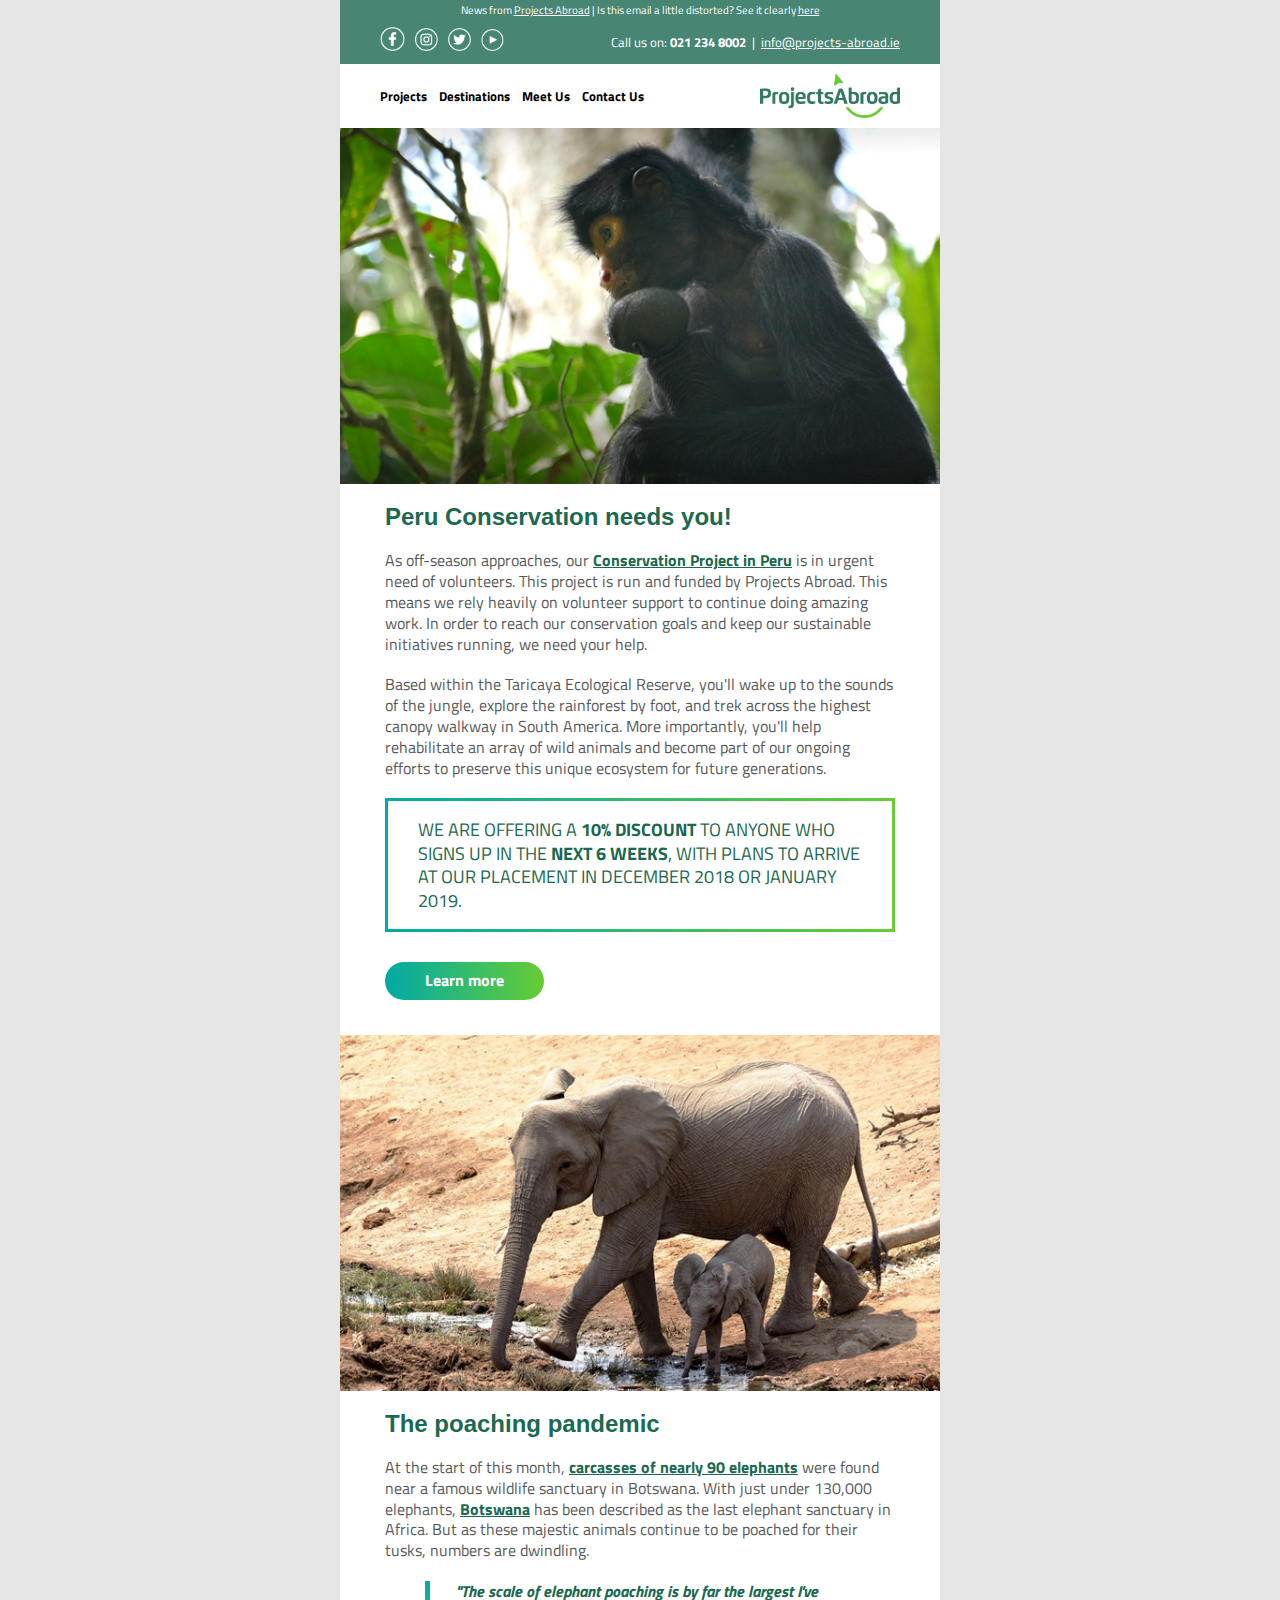
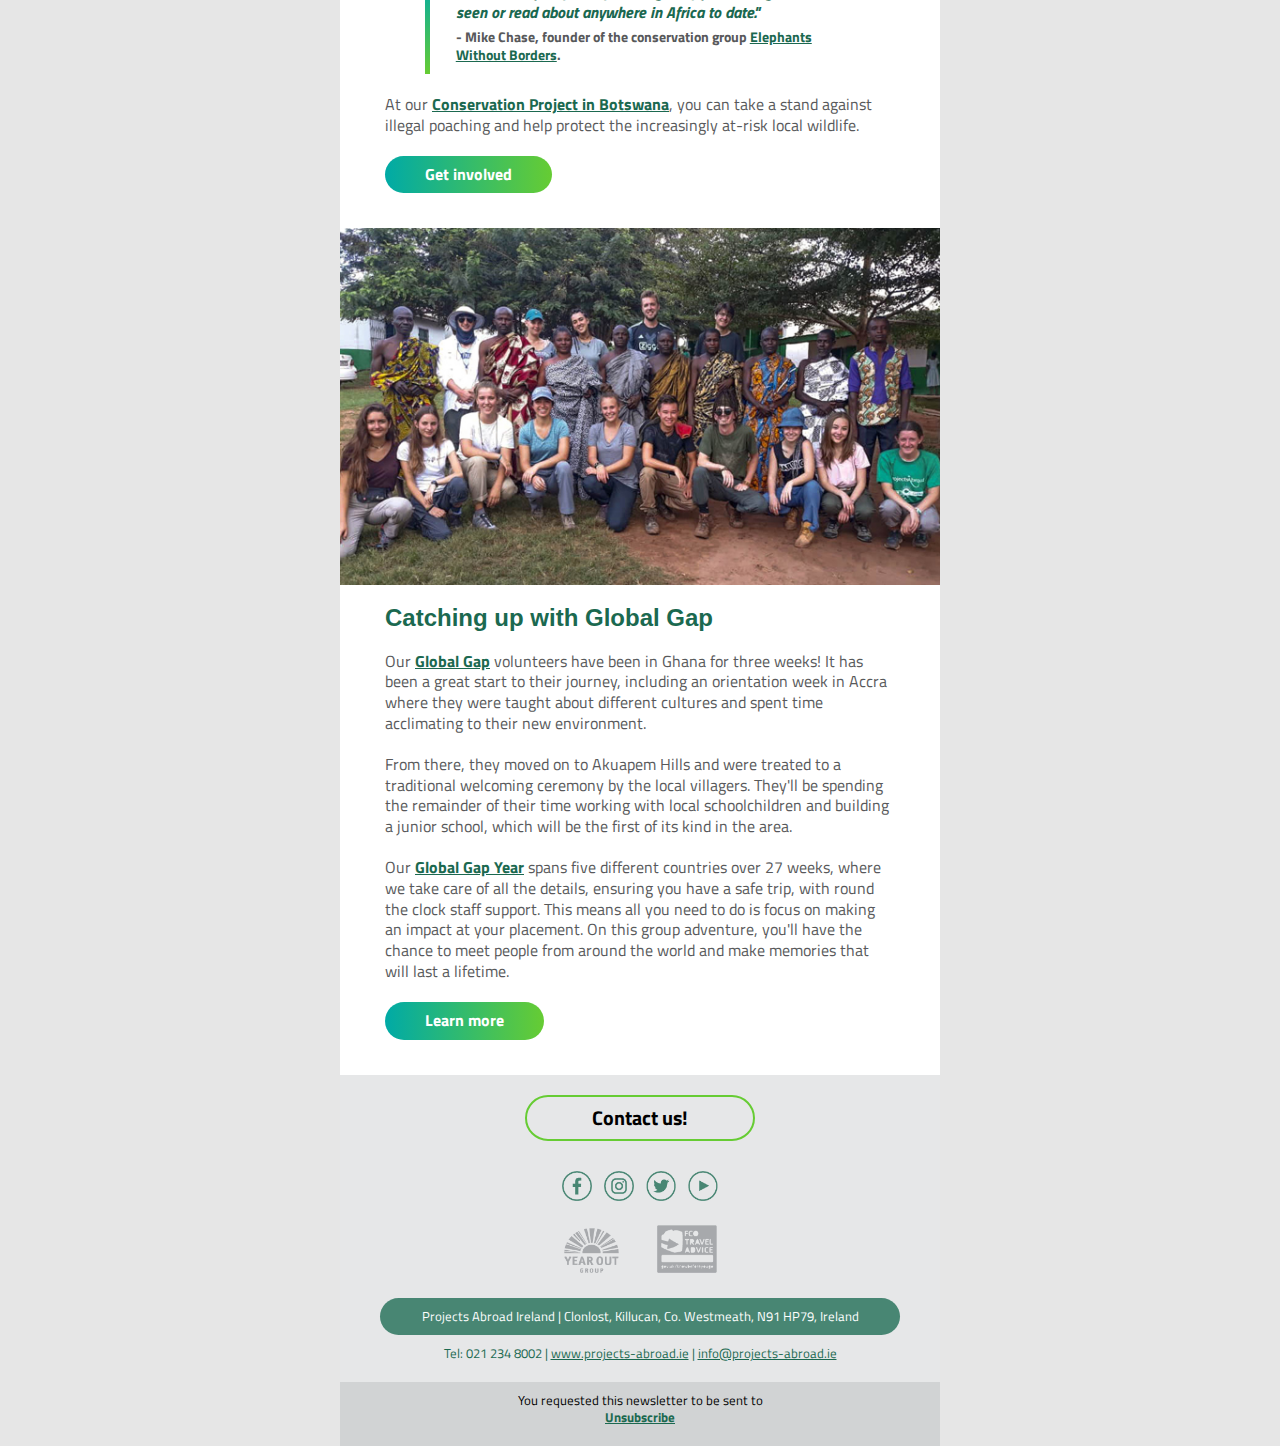
<file: newsletter-template/index.html>
<!DOCTYPE html PUBLIC "-//W3C//DTD XHTML 1.0 Transitional//EN" "http://www.w3.org/TR/xhtml1/DTD/xhtml1-transitional.dtd">
<html xmlns="http://www.w3.org/1999/xhtml">
<head>
	<title>Reduced price for Peru Conservation!</title>
	<meta http-equiv="Content-Type" content="text/html; charset=utf-8" />
	<meta name="viewport" content="width=device-width; initial-scale=1.0; user-scalable=1;" />
	<meta http-equiv="X-UA-Compatible" content="IE=edge" />
	<link href="https://fonts.googleapis.com/css?family=Titillium+Web" rel="stylesheet" />
	<style type="text/css">
    /* CLIENT-SPECIFIC STYLES */
		#outlook a { padding:0; }
    	body, table, td, a{-webkit-text-size-adjust: 100%; -ms-text-size-adjust: 100%;-webkit-font-smoothing: antialiased;} /* Prevent WebKit and Windows mobile changing default text sizes */
		table, td {mso-table-lspace: 0pt; mso-table-rspace: 0pt;} /* Remove spacing between tables in Outlook 2007 and up */
		img{-ms-interpolation-mode: bicubic;} /* Allow smoother rendering of resized image in Internet Explorer */

    /* RESET STYLES */	
		body{ margin: 0 !important; padding: 0 !important; width: 100% !important; height: 100% !important;}
    	img{border: 0; height: auto; line-height: 100%; outline: none; text-decoration: none;}
		table{border-collapse: collapse !important;}     
		
		
    /* iOS BLUE LINKS */
    a[x-apple-data-detectors] {
        color: inherit !important;
        text-decoration: none !important;
        font-size: inherit !important;
        font-family: inherit !important;
        font-weight: inherit !important;
        line-height: inherit !important;
    }

	/* CURRENT SETTINGS */
	body {
		background-color: #E6E6E6 !important;
		font-size: 14px; font-size: 1.4rem;
		font-family: 'Titillium Web', Verdana, Geneva, sans-serif;
		}

	p {
		margin: 0;
		line-height: 1.3em;
		}
	
	a {color: #1B6950;}

	#menu a:hover {
		background: #1B6950;
		background: -webkit-gradient(linear,right top,left top,from(#00aaa6),to(#6c3)) bottom no-repeat;
		background: linear-gradient(270deg,#00aaa6 0,#6c3) bottom no-repeat;
		background-size: 60% 3px;
		background-position: left bottom;
	}
	
	.borderLeft {
		background: #1B6950;
		background: -webkit-gradient(#00aaa6, #6c3) left no-repeat;
		background: linear-gradient(#00aaa6,#6c3) left no-repeat;
		background-size: 5px 100%;
		background-position: left top;
	}
	
	
	a {text-decoration: underline;}

	a:hover {text-decoration: none;}

	a.no-underline {text-decoration: none;}

	a.no-underline:hover {text-decoration: underline;}

	 @media only screen and (max-width: 640px) {
		.deviceWidth {
			width: 100% !important;
			max-width: 100% !important;
		}
		.hide {display: none !important;}
		
		.top-info {
			margin: 0 auto;
			padding: 15px 0;
			text-align: center;
		}
		.top-logo {
			margin: 0 auto;
			padding: 0;
			text-align: center;
		}
		.mobileText {
			padding: 20px 20px 20px 20px !important;
			font-size: 14px !important; font-size: 1.4rem !important;
		}
		.block {
			display: block;
		}
		
		.borderLeft {
			background: #1B6950;
			background: -webkit-gradient(#00aaa6, #6c3) left no-repeat;
			background: linear-gradient(#00aaa6,#6c3) left no-repeat;
			background-size: 5px 100%;
			background-position: left top;
		}
		
	}

	</style>	
	
<!--[if gte mso 9]>
	<style type="text/css">

	body {

		font-family: Verdana, Geneva, sans-serif !important;
		font-size: 13px !important;
		line-height: 1.3em !important;
		/*font-family: Arial, Helvetica, sans-serif !important;*/
		}
		
		#top {
			font-size: 11px !important;
		}
		
		#topCall {
			font-size: 13px !important;
		}
		
		td, p, a {
			font-family: Verdana, Geneva, sans-serif !important;
		}
		
		td, p {
			font-size: 14px !important;
			line-height: 1.3em !important;
		}
			
		.top-info {
			font-size: 12px !important;
		}
		
		.borderLeft {
			background: none;
			border-left: 5px solid #1B6950 !important;
		}
		
		.ctaMso {
			padding-top: 10px !important;
			padding-bottom: 10px !important;
			font-size: 14px !important;
			font-weight: normal !important;
		}
		
		.cta {
			font-weight: normal !important;
			font-size: 14px !important;
		}
		

			 
    </style>
<![endif]-->	
	
</head>

<body bgcolor="#E6E6E6" text="#000000" link="#1B6950" alink="#1B6950" vlink="#1B6950" style="width: 100% !important; font-family: 'Titillium Web', Verdana, Geneva, sans-serif; background-color: #E6E6E6; -webkit-text-size-adjust: 100%; -webkit-font-smoothing: antialiased;">
<!-- HIDDEN PREHEADER TEXT -->
	<div style="max-height: 0px; max-width: 0px; opacity: 0; color: #E6E6E6; font-size: 1px; line-height: 1px; display: none; overflow: hidden;" class="deviceWidth">Claim a 10% discount today! |</div>
    <div style="padding: 0px 0px 0px 0px; text-align: center; background-color: #E6E6E6; display: block;" class="deviceWidth">
	<table width="620" align="center" bgcolor="#E6E6E6" border="0" cellpadding="0" cellspacing="0" style="margin: 0 auto; padding: 0;" class="deviceWidth">
		<tr>
			<td width="100%" align="center" valign="top" bgcolor="#E6E6E6">
<!-- HEADER -->			
				<table width="600" align="center" border="0" cellpadding="0" cellspacing="0" bgcolor="#488673" class="deviceWidth">
					<tr>
						<td width="100%" align="center" valign="middle" style="padding: 5px 40px; font-family: 'Titillium Web', Verdana, Geneva, sans-serif; font-size: 11px; line-height: 1em; color: #FFFFFF; -webkit-text-size-adjust: 100%;" id="top" class="hide">News from <a href="https://www.projects-abroad.ie/?utm_source=newsletter&amp;utm_medium=email&amp;utm_content=tophome_link&amp;utm_campaign=Marketing%2BNewsletterOctober18" style="font-family: 'Titillium Web', Verdana, Geneva, sans-serif; font-size: 11px; line-height: 1em; color: #FFFFFF; -webkit-text-size-adjust: 100%;" target="_blank" title="Projects Abroad">Projects Abroad</a> | Is this email a little distorted? See it clearly <a href="#clearly#" style="font-family: 'Titillium Web', Verdana, Geneva, sans-serif; font-size: 11px; line-height: 1em; color: #FFFFFF; -webkit-text-size-adjust: 100%;" target="_blank" title="See it clearly here">here</a></td>
						
					</tr>
					<tr>
						<td width="100%" align="center" valign="middle" style="padding: 6px 40px;">
							<table width="100%" align="center" border="0" cellpadding="0" cellspacing="0" class="deviceWidth">
								<tr>
									<td align="left" valign="middle" width="28%" style="line-height: 1.3em; -webkit-text-size-adjust: 100%;" class="hide"><a href="http://www.facebook.com/projectsabroadireland" target="_blank" rel="nofollow" title="Facebook"><img src="global/logo-facebook.png" width="25" height="23" border="0" alt="Facebook" title="Facebook" /></a>&nbsp;&nbsp;<a href="https://www.instagram.com/projectsabroadglobal/" target="_blank" title="Instagram" rel="nofollow"><img src="global/logo-intagram.png" width="23" height="23" border="0" alt="Instagram" title="Instagram" /></a>&nbsp;&nbsp;<a href="https://twitter.com/Proj_Abroad_UK" target="_blank" rel="nofollow" title="Twitter"><img src="global/logo-twitter.png" width="23" height="23" border="0" alt="Twitter" title="Twitter" /></a>&nbsp;&nbsp;<a href="https://www.youtube.com/user/projectsabroad" rel="nofollow" target="_blank" title="Youtube"><img src="global/logo-youtube.png" width="23" height="23" border="0" alt="Youtube" title="Youtube" /></a></td>
									<td align="right" valign="middle" width="70%" style="font-family: 'Titillium Web', Verdana, Geneva, sans-serif; font-size: 13px; line-height: 1.3em; color: #FFFFFF; -webkit-text-size-adjust: 100%;" id="topCall" class="deviceWidth top-info">Call us on: <strong>021 234 8002</strong><span class="hide">&nbsp; |&nbsp; </span><a href="mailto:info@projects-abroad.ie" style="font-family: 'Titillium Web', Verdana, Geneva, sans-serif; font-size: 13px; line-height: 1.3em; color: #FFFFFF; -webkit-text-size-adjust: 100%;" title="info@projects-abroad.ie" class="block">info@projects-abroad.ie</a></td>
								</tr>
							</table>
						</td>
					</tr>
				</table>
<!-- MENU -->	
				<table width="600" align="center" border="0" cellpadding="0" cellspacing="0" bgcolor="#FFFFFF" class="deviceWidth">
					<tr>
						<td width="100%" align="center" valign="middle" style="padding: 10px 40px;">
							<table width="100%" align="center" border="0" cellpadding="0" cellspacing="0" class="deviceWidth">
								<tr>
									<td align="left" style="width: calc(100% - 160px); font-family: 'Titillium Web', Verdana, Geneva, sans-serif; font-weight: bold; font-size: 13px; line-height: 2em; color: #000000;" id="menu" class="hide"><a href="https://www.projects-abroad.ie/volunteer-projects/?utm_source=newsletter&utm_medium=email&utm_content=mainmenu_projects&utm_campaign=Marketing%2BNewsletterOctober18" target="_blank" title="Projects" style="color: #000000; text-decoration: none; font-size: 13px; line-height: 2em; font-weight: bold; display: inline-block;">Projects</a>&nbsp; &nbsp; <a href="https://www.projects-abroad.ie/volunteer-destinations/?utm_source=newsletter&utm_medium=email&utm_content=mainmenu_destinations&utm_campaign=Marketing%2BNewsletterOctober18" target="_blank" title="Destinations" style="color: #000000; text-decoration: none; font-size: 13px; line-height: 2em; font-weight: bold; display: inline-block;">Destinations</a>&nbsp; &nbsp; <a href="https://www.projects-abroad.ie/about-us/information-events/?utm_source=newsletter&utm_medium=email&utm_content=mainmenu_meetus&utm_campaign=Marketing%2BNewsletterOctober18" target="_blank" title="Meet Us" style="color: #000000; text-decoration: none; font-size: 13px; line-height: 2em; font-weight: bold; display: inline-block;">Meet Us</a>&nbsp; &nbsp; <a href="https://www.projects-abroad.ie/about-us/contact-us/?utm_source=newsletter&utm_medium=email&utm_content=mainmenu_contactus&utm_campaign=Marketing%2BNewsletterOctober18" target="_blank" title="Contact Us" style="color: #000000; text-decoration: none; font-size: 13px; line-height: 2em; font-weight: bold; display: inline-block;">Contact Us</a></td>
									<td align="right" width="160" class="deviceWidth top-logo"><a href="https://www.projects-abroad.ie/?utm_source=newsletter&amp;utm_medium=email&amp;utm_content=logo&amp;utm_campaign=Marketing%2BNewsletterOctober18" target="_blank" title="Projects Abroad"><img src="global/logo-projects-abroad-new.jpg#img#" width="140" border="0" alt="Projects Abroad" title="Projects Abroad" class="logo" /></a></td>
								</tr>
							</table>
						</td>
					</tr>

				</table>
			</td>
		</tr>
<!-- CONTENT -->
		<tr>
			<td width="100%" align="center" valign="top">
				<table width="600" align="center" border="0" cellpadding="0" cellspacing="0" style="background: #FFFFFF;" class="deviceWidth">
					<tr>
						<td width="100%" valign="top" align="center"><a href="https://www.projects-abroad.ie/projects/volunteer-conservation-amazon-rainforest-peru/?utm_source=newsletter&utm_medium=email&utm_content=main_article_image&utm_campaign=Marketing%2BNewsletterOctober18" title="Volunteer in the Amazon Rainforest in Peru" target="_blank"><img src="peru-conservation-needs-you.jpg" width="600" border="0" alt="Volunteer in the Amazon Rainforest in Peru" title="Volunteer in the Amazon Rainforest in Peru" style="color: #3c977c; font-size: 20px; line-height: 2em; text-align: center; display: block;" class="deviceWidth" /></a></td>
					</tr>
					<tr>
						<td width="100%" valign="top" style="padding: 20px 45px 35px 45px; color: #58595b; font-family: 'Titillium Web', Verdana, Geneva, sans-serif; font-size: 16px; line-height: 1.3em; text-align: left;" class="mobileText">
							<h1 style="padding: 0px; margin: 0px; font-size: 24px; line-height: 26px;"><a href="https://www.projects-abroad.ie/projects/volunteer-conservation-amazon-rainforest-peru/?utm_source=newsletter&amp;utm_medium=email&amp;utm_content=main_article_title&amp;utm_campaign=Marketing%2BNewsletterOctober18" title="Peru Conservation needs you!" target="_blank" style="padding: 0px; margin: 0 0 10px 0; color: #1b6950; font-family: 'Titillium Web Bold', Verdana, Geneva, sans-serif; font-size: 24px; line-height: 26px; text-align: left; font-weight: bold;" class="no-underline">Peru Conservation needs you!</a></h1>
							<p style="padding: 0px; margin: 20px 0px 20px 0px; font-family: 'Titillium Web', Verdana, Geneva, sans-serif; font-size: 16px; line-height: 1.3em; text-align: left; -webkit-text-size-adjust: 100%;">As off-season approaches, our <a href="https://www.projects-abroad.ie/projects/volunteer-conservation-amazon-rainforest-peru/?utm_source=newsletter&utm_medium=email&utm_content=main_article_link&utm_campaign=Marketing%2BNewsletterOctober18" target="_blank" title="Conservation Project in Peru" style="color: #1B6950; font-weight: bold;">Conservation Project in Peru</a> is in urgent need of volunteers. This project is run and funded by Projects Abroad. This means we rely heavily on volunteer support to continue doing amazing work. In order to reach our conservation goals and keep our sustainable initiatives running, we need your help.</p>
							<p style="padding: 0px; margin: 20px 0px 20px 0px; font-family: 'Titillium Web', Verdana, Geneva, sans-serif; font-size: 16px; line-height: 1.3em; text-align: left; -webkit-text-size-adjust: 100%;">Based within the Taricaya Ecological Reserve, you'll wake up to the sounds of the jungle, explore the rainforest by foot, and trek across the highest canopy walkway in South America. More importantly, you'll help rehabilitate an array of wild animals and become part of our ongoing efforts to preserve this unique ecosystem for future generations.</p>
							<div style="padding: 20px 20px 20px 30px; margin: 20px 0px 30px 0px; border-left: 3px solid #00aaa6;
							  border-right: 3px solid #6c3;
							  -webkit-box-sizing: border-box;
							  -moz-box-sizing: border-box;
							  box-sizing: border-box;
							  background-position: 0 0, 0 100%;
							  background-repeat: no-repeat;
							  -webkit-background-size: 100% 3px;
							  -moz-background-size: 100% 3px;
							  background-size: 100% 3px;
							  background-image: -webkit-gradient(linear,left top,right top,from(#00aaa6),to(#6c3));
							  background-image: -moz-linear-gradient(left, #00aaa6 0%, #6c3 100%), -moz-linear-gradient(left, #00aaa6 0%, #6c3 100%);
							  background-image: -o-linear-gradient(left, #00aaa6 0%, #6c3 100%), -o-linear-gradient(left, #00aaa6 0%, #6c3 100%);
							  background-image: linear-gradient(to right, #00aaa6 0%, #6c3 100%), linear-gradient(to right, #00aaa6 0%, #6c3 100%);">

							<p style="font-family: 'Titillium Web', Verdana, Geneva, sans-serif; color: #1a6850; text-transform: uppercase; font-size: 18px; line-height: 1.3em; text-align: left; -webkit-text-size-adjust: 100%;">We are offering a <strong>10% discount</strong> to anyone who signs up in the <strong>next 6 weeks</strong>, with plans to arrive at our placement in December 2018 or January 2019.</p>
							</div>
							<div style="padding: 0px 0px 0px 0px; clear: right; display: block;"><table border="0" cellpadding="5" cellspacing="0">
								<tr>
									<td align="left" valign="middle" style="padding: 8px 40px 9px 40px; background: #00aaa6; background: -webkit-gradient(linear,left top,right top,from(#00aaa6),to(#6c3)); background: linear-gradient(90deg,#00aaa6 0,#6c3); border-radius: 50px; -moz-border-radius: 50px; -webkit-border-radius: 50px; font-size: 16px; line-height: 1.3em; -webkit-text-size-adjust: 100%;" class="ctaMso"><a href="https://www.projects-abroad.ie/projects/volunteer-conservation-amazon-rainforest-peru/?utm_source=newsletter&amp;utm_medium=email&amp;utm_content=main_article_findoutmore&amp;utm_campaign=Marketing%2BNewsletterOctober18" target="_blank" style="margin: 0px; display: block; color: #FFFFFF; font-weight: bold; font-family: 'Titillium Web', Verdana, Geneva, sans-serif; -webkit-text-size-adjust: 100%;" title="Learn more" class="no-underline">Learn more</a></td>
								</tr>
							</table></div>								
						</td>
					</tr>
				</table>
				<table width="600" align="center" border="0" cellpadding="0" cellspacing="0" style="background: #FFFFFF;" class="deviceWidth">
					<tr>
						<td width="100%" valign="top" align="center"><a href="https://www.projects-abroad.ie/projects/wildlife-conservation-volunteering-botswana/?utm_source=newsletter&utm_medium=email&utm_content=article1_image&utm_campaign=Marketing%2BNewsletterOctober18" title="Wildlife Conservation Volunteering in Botswana" target="_blank"><img src="the-poaching-pandemic.jpg" width="600" border="0" alt="Wildlife Conservation Volunteering in Botswana" title="Wildlife Conservation Volunteering in Botswana" style="color: #3c977c; font-size: 20px; line-height: 2em; text-align: center; display: block;" class="deviceWidth" /></a></td>
					</tr>
					<tr>
						<td width="100%" valign="top" style="padding: 20px 45px 35px 45px; color: #58595b; font-family: 'Titillium Web', Verdana, Geneva, sans-serif; font-size: 16px; line-height: 1.3em; text-align: left;" class="mobileText">
							<h2 style="padding: 0px; margin: 0px; font-size: 24px; line-height: 26px;"><a href="https://www.projects-abroad.ie/projects/wildlife-conservation-volunteering-botswana/?utm_source=newsletter&amp;utm_medium=email&amp;utm_content=article1_title&amp;utm_campaign=Marketing%2BNewsletterOctober18" title="The poaching pandemic" target="_blank" style="padding: 0px; margin: 0 0 10px 0; color: #1b6950; font-family: 'Titillium Web Bold', Verdana, Geneva, sans-serif; font-size: 24px; line-height: 26px; text-align: left; font-weight: bold;" class="no-underline">The poaching pandemic</a></h2>
							<p style="padding: 0px; margin: 20px 0px 20px 0px; font-family: 'Titillium Web', Verdana, Geneva, sans-serif; font-size: 16px; line-height: 1.3em; text-align: left; -webkit-text-size-adjust: 100%;">At the start of this month, <a href="https://www.bbc.com/news/world-africa-45396394" target="_blank" title="carcasses of nearly 90 elephants" style="color: #1B6950; font-weight: bold;">carcasses of nearly 90 elephants</a> were found near a famous wildlife sanctuary in Botswana. With just under 130,000 elephants, <a href="https://www.projects-abroad.ie/volunteer-botswana/?utm_source=newsletter&utm_medium=email&utm_content=article1_link&utm_campaign=Marketing%2BNewsletterOctober18" target="_blank" title="Botswana" style="color: #1B6950; font-weight: bold;">Botswana</a> has been described as the last elephant sanctuary in Africa. But as these majestic animals continue to be poached for their tusks, numbers are dwindling. </p>
							<div style="margin: 10px 40px; padding: 0px 0px 0px 0px; clear: both;" class="borderLeft">
							<table width="95%" border="0" cellpadding="0" cellspacing="0" style="margin: 0 auto;">
								<tr>
									<td width="100%" align="left" valign="top" style="padding: 0px 20px 0px 20px; margin: 0; font-family: 'Titillium Web', Verdana, Geneva, sans-serif; font-size: 16px; text-align: left; -webkit-text-size-adjust: 100%;">
										<p style="margin: 0px 0px 5px 0px; padding: 0px 0px 0px 0px; font-family: 'Titillium Web', Verdana, Geneva, sans-serif; font-weight: bold; font-size: 16px; color: #1a6850; -webkit-text-size-adjust: 100%;"><i>"The scale of elephant poaching is by far the largest I've seen or read about anywhere in Africa to date."</i></p>
										<p style="margin: 0px 0px 10px 0px; padding: 0px 0px 0px 0px; font-family: 'Titillium Web', Verdana, Geneva, sans-serif; font-weight: bold; color: #58595b; font-size: 14px; -webkit-text-size-adjust: 100%;">- Mike Chase, founder of the conservation group <a href="http://elephantswithoutborders.org/" target="_blank" title="Elephants Without Borders" style="color: #1B6950; font-weight: bold; font-family: 'Titillium Web', Verdana, Geneva, sans-serif; -webkit-text-size-adjust: 100%;">Elephants Without Borders</a>.</p>
									</td>
								</tr>
							</table>
							</div>							
							<p style="padding: 0px; margin: 20px 0px 20px 0px; font-family: 'Titillium Web', Verdana, Geneva, sans-serif; font-size: 16px; line-height: 1.3em; text-align: left; -webkit-text-size-adjust: 100%;">At our <a href="https://www.projects-abroad.ie/projects/wildlife-conservation-volunteering-botswana/?utm_source=newsletter&utm_medium=email&utm_content=article1_link&utm_campaign=Marketing%2BNewsletterOctober18" target="_blank" title="Conservation Project in Botswana" style="color: #1B6950; font-weight: bold;">Conservation Project in Botswana</a>, you can take a stand against illegal poaching and help protect the increasingly at-risk local wildlife.</p>
							<div style="padding: 0px 0px 0px 0px; clear: right; display: block;"><table border="0" cellpadding="5" cellspacing="0">
								<tr>
									<td align="left" valign="middle" style="padding: 8px 40px 9px 40px; background: #00aaa6; background: -webkit-gradient(linear,left top,right top,from(#00aaa6),to(#6c3)); background: linear-gradient(90deg,#00aaa6 0,#6c3); border-radius: 50px; -moz-border-radius: 50px; -webkit-border-radius: 50px; font-size: 16px; line-height: 1.3em; -webkit-text-size-adjust: 100%;" class="ctaMso"><a href="https://www.projects-abroad.ie/projects/wildlife-conservation-volunteering-botswana/?utm_source=newsletter&amp;utm_medium=email&amp;utm_content=article1_findoutmore&amp;utm_campaign=Marketing%2BNewsletterOctober18" target="_blank" style="margin: 0px; display: block; color: #FFFFFF; font-weight: bold; font-family: 'Titillium Web', Verdana, Geneva, sans-serif; -webkit-text-size-adjust: 100%;" title="Get involved" class="no-underline">Get involved</a></td>
								</tr>
							</table></div>								
						</td>
					</tr>
				</table>
	
				<table width="600" align="center" border="0" cellpadding="0" cellspacing="0" style="background: #FFFFFF;" class="deviceWidth">
						<tr>
							<td width="100%" valign="top" align="center"><a href="https://www.projects-abroad.ie/projects/global-gap-year/?utm_source=newsletter&utm_medium=email&utm_content=article2_image&utm_campaign=Marketing%2BNewsletterOctober18" title="Global Gap Year Abroad" target="_blank"><img src="catching-up-with-global-gap.jpg" width="600" border="0" alt="Global Gap Year Abroad" title="Global Gap Year Abroad" style="color: #3c977c; font-size: 20px; line-height: 2em; text-align: center; display: block;" class="deviceWidth" /></a></td>
						</tr>
						<tr>
						<td width="100%" valign="top" style="padding: 20px 45px 35px 45px; color: #58595b; font-family: 'Titillium Web', Verdana, Geneva, sans-serif; font-size: 16px; line-height: 1.3em; text-align: left;" class="mobileText">
								<h2 style="padding: 0px; margin: 0px; font-size: 24px; line-height: 26px;"><a href="https://www.projects-abroad.ie/projects/global-gap-year/?utm_source=newsletter&amp;utm_medium=email&amp;utm_content=article2_title&amp;utm_campaign=Marketing%2BNewsletterOctober18" title="Catching up with Global Gap" target="_blank" style="padding: 0px; margin: 0 0 10px 0; color: #1b6950; font-family: 'Titillium Web Bold', Verdana, Geneva, sans-serif; font-size: 24px; line-height: 26px; text-align: left; font-weight: bold;" class="no-underline">Catching up with Global Gap</a></h2>
								<p style="padding: 0px; margin: 20px 0px 20px 0px; font-family: 'Titillium Web', Verdana, Geneva, sans-serif; font-size: 16px; line-height: 1.3em; text-align: left; -webkit-text-size-adjust: 100%;">Our <a href="https://www.projects-abroad.ie/projects/global-gap-year/?utm_source=newsletter&utm_medium=email&utm_content=article2_link&utm_campaign=Marketing%2BNewsletterOctober18" target="_blank" title="Global Gap" style="color: #1B6950; font-weight: bold;">Global Gap</a> volunteers have been in Ghana for three weeks! It has been a great start to their journey, including an orientation week in Accra where they were taught about different cultures and spent time acclimating to their new environment. </p>
								<p style="padding: 0px; margin: 20px 0px 20px 0px; font-family: 'Titillium Web', Verdana, Geneva, sans-serif; font-size: 16px; line-height: 1.3em; text-align: left; -webkit-text-size-adjust: 100%;">From there, they moved on to Akuapem Hills and were treated to a traditional welcoming ceremony by the local villagers. They'll be spending the remainder of their time working with local schoolchildren and building a junior school, which will be the first of its kind in the area.</p>
								<p style="padding: 0px; margin: 20px 0px 20px 0px; font-family: 'Titillium Web', Verdana, Geneva, sans-serif; font-size: 16px; line-height: 1.3em; text-align: left; -webkit-text-size-adjust: 100%;">Our <a href="https://www.projects-abroad.ie/projects/global-gap-year/?utm_source=newsletter&utm_medium=email&utm_content=article2_link&utm_campaign=Marketing%2BNewsletterOctober18" target="_blank" title="Global Gap Year" style="color: #1B6950; font-weight: bold;">Global Gap Year</a> spans five different countries over 27 weeks, where we take care of all the details, ensuring you have a safe trip, with round the clock staff support. This means all you need to do is focus on making an impact at your placement. On this group adventure, you'll have the chance to meet people from around the world and make memories that will last a lifetime.</p>
							<div style="padding: 0px 0px 0px 0px; clear: right; display: block;"><table border="0" cellpadding="5" cellspacing="0">
								<tr>
									<td align="left" valign="middle" style="padding: 8px 40px 9px 40px; background: #00aaa6; background: -webkit-gradient(linear,left top,right top,from(#00aaa6),to(#6c3)); background: linear-gradient(90deg,#00aaa6 0,#6c3); border-radius: 50px; -moz-border-radius: 50px; -webkit-border-radius: 50px; font-size: 16px; line-height: 1.3em; -webkit-text-size-adjust: 100%;" class="ctaMso"><a href="https://www.projects-abroad.ie/projects/global-gap-year/?utm_source=newsletter&amp;utm_medium=email&amp;utm_content=article2_findoutmore&amp;utm_campaign=Marketing%2BNewsletterOctober18" target="_blank" style="margin: 0px; display: block; color: #FFFFFF; font-weight: bold; font-family: 'Titillium Web', Verdana, Geneva, sans-serif; -webkit-text-size-adjust: 100%;" title="Learn more" class="no-underline">Learn more</a></td>
								</tr>
							</table></div>								
							</td>
						</tr>
					</table>	
			
					<table width="600" align="center" border="0" cellpadding="0" cellspacing="0" style="background: #e6e7e8;" class="deviceWidth">
						<tr>
							<td width="100%" align="center" valign="top" style="padding: 20px 20px 20px 20px; color: #FFFFFF; font-family: 'Titillium Web', Verdana, Geneva, sans-serif; font-size: 16px; line-height: 1.3em;" class="mobileText">
								<div style="padding: 0px 0px 0px 0px; clear: both; display: block; text-align: center;" class="ctaBut"><table border="0" cellpadding="0" cellspacing="0" align="center" style="margin: 0 auto;">
									<tr>
										<td align="center" valign="middle" style="padding: 0px; " class="ctaMso"><a href="https://www.projects-abroad.ie/about-us/contact-us/?utm_source=newsletter&utm_medium=email&utm_content=bottombut_contactus&utm_campaign=Marketing%2BNewsletterOctober18" target="_blank" style="padding: 8px 65px; display: block; color: #000000; font-weight: bold; font-family: 'Titillium Web', Verdana, Geneva, sans-serif; font-size: 20px; line-height: 1.3em; border-radius: 50px; border: 2px solid #6c3;  -webkit-text-size-adjust: 100%;" title="Contact us" class="no-underline">Contact us!</a></td>
									</tr>
								</table></div>
							</td>
						</tr>
						<tr>
							<td width="100%" align="center" valign="top" style="padding: 10px 20px 10px 20px; color: #FFFFFF; font-family: 'Titillium Web', Verdana, Geneva, sans-serif; font-size: 16px; line-height: 1.3em;">
								<p style="padding: 0px; margin: 0; -webkit-text-size-adjust: 100%;"><a href="http://www.facebook.com/projectsabroadireland" target="_blank" rel="nofollow" title="Facebook"><img src="global/logo-facebook-green.png" width="30" height="30" border="0" alt="Facebook" title="Facebook" /></a>&nbsp; &nbsp;<a href="https://www.instagram.com/projectsabroadglobal/" target="_blank" title="Instagram" rel="nofollow"><img src="global/logo-intagram-green.png" width="30" height="30" border="0" alt="Instagram" title="Instagram" /></a>&nbsp; &nbsp;<a href="https://twitter.com/Proj_Abroad_UK" target="_blank" rel="nofollow" title="Twitter"><img src="global/logo-twitter-green.png" width="30" height="30" border="0" alt="Twitter" title="Twitter" /></a>&nbsp; &nbsp;<a href="https://www.youtube.com/user/projectsabroad" rel="nofollow" target="_blank" title="Youtube"><img src="global/logo-youtube-green.png" width="30" height="30" border="0" alt="Youtube" title="Youtube" /></a></p>
							</td>
						</tr>
						<tr class="hide">
							<td width="100%" align="center" valign="top" style="padding: 10px; color: #FFFFFF; font-family: 'Titillium Web', Verdana, Geneva, sans-serif; font-size: 16px; line-height: 1.3em;" class="mobileText"><a href="http://www.yearoutgroup.org/" target="_blank" title="http://www.yearoutgroup.org/" rel="NOFOLLOW"><img src="global/year-out-group.png" width="55" height="55" border="0" alt="http://www.yearoutgroup.org/" title="http://www.yearoutgroup.org/" style="padding-right: 30px; border: 0 none; height: auto;line-height: 100%; outline: none;text-decoration: none;-ms-interpolation-mode: bicubic;" /></a>&nbsp; <a href="http://www.gov.uk/knowbeforeyougo" target="_blank" title="http://www.gov.uk/knowbeforeyougo/" rel="NOFOLLOW"><img src="global/fco-logo-banner.png" width="60" border="0" alt="http://www.gov.uk/knowbeforeyougo/" title="http://www.gov.uk/knowbeforeyougo/" style="border: 0 none;height: auto;line-height: 100%;outline: none;text-decoration: none;-ms-interpolation-mode: bicubic;" /></a>
							</td>
						</tr>
						<tr>
							<td width="100%" align="center" valign="top" style="padding: 10px 40px 0px 40px; color: #FFFFFF; font-family: 'Titillium Web', Verdana, Geneva, sans-serif; font-size: 13px; line-height: 1.3em; -webkit-text-size-adjust: 100%;" class="mobileText">
									<div style="margin: 0 auto; padding: 10px; clear: both; display: block; border-radius: 50px; background: #488673; font-family: 'Titillium Web', Verdana, Geneva, sans-serif; font-size: 13px; line-height: 1.3em; -webkit-text-size-adjust: 100%;">Projects Abroad Ireland | Clonlost, Killucan, Co. Westmeath, N91 HP79, Ireland</div>
							</td>
						</tr>
						<tr>
							<td width="100%" align="center" valign="top" style="padding: 10px 40px 20px 40px; color:#1B6950; font-family: 'Titillium Web', Verdana, Geneva, sans-serif; font-size: 13px; line-height: 1.3em; -webkit-text-size-adjust: 100%;" class="mobileText"><p style="padding: 0px; margin: 0px; font-family: 'Titillium Web', Verdana, Geneva, sans-serif; font-size: 13px; line-height: 1.3em; text-align: center; -webkit-text-size-adjust: 100%;">Tel: 021 234 8002   |   <a href="https://www.projects-abroad.ie/?utm_source=newsletter&utm_medium=email&utm_content=bottomhome&utm_campaign=Marketing%2BNewsletterOctober18" style="color: #1B6950; -webkit-text-size-adjust: 100%;" target="_blank" title="www.projects-abroad.ie"> www.projects-abroad.ie</a>   |   <a href="mailto:info@projects-abroad.ie" style="color: #1B6950; -webkit-text-size-adjust: 100%;" target="_blank" title="info@projects-abroad.ie">info@projects-abroad.ie</a></p></td>
						</tr>
						<tr>
							<td width="100%" align="center" valign="top" style="padding: 10px 40px 0px 40px; color: #000000; font-family: 'Titillium Web', Verdana, Geneva, sans-serif; font-size: 13px; line-height: 1.3em; background: #d1d3d4; -webkit-text-size-adjust: 100%;" class="mobileText"><p style="padding: 0px; margin: 0px; font-family: 'Titillium Web', Verdana, Geneva, sans-serif; font-size: 13px; line-height: 1.3em; text-align: center; -webkit-text-size-adjust: 100%;">You requested this newsletter to be sent to <span style="color: #58595b !important; -webkit-text-size-adjust: 100%;"><!--{{email}}--></span></p></td>
						</tr>
						<tr>
							<td width="100%" align="center" valign="top" style="padding: 0px 40px 20px 40px; color:#1B6950; font-family: 'Titillium Web', Verdana, Geneva, sans-serif; font-size: 13px; line-height: 1.3; background: #d1d3d4; -webkit-text-size-adjust: 100%;" class="mobileText"><p style="padding: 0px; margin: 0px; font-family: 'Titillium Web', Verdana, Geneva, sans-serif; font-size: 13px; line-height: 1.3em; text-align: center; -webkit-text-size-adjust: 100%;"><a href="#unsubscribe#" style="color: #1B6950; font-weight: bold; -webkit-text-size-adjust: 100%;" target="_blank" title="Unsubscribe">Unsubscribe</a></p></td>
						</tr>
					</table>
				</td>
			</tr>
		</table>
	
	</div>

</body>
</html>
</file>
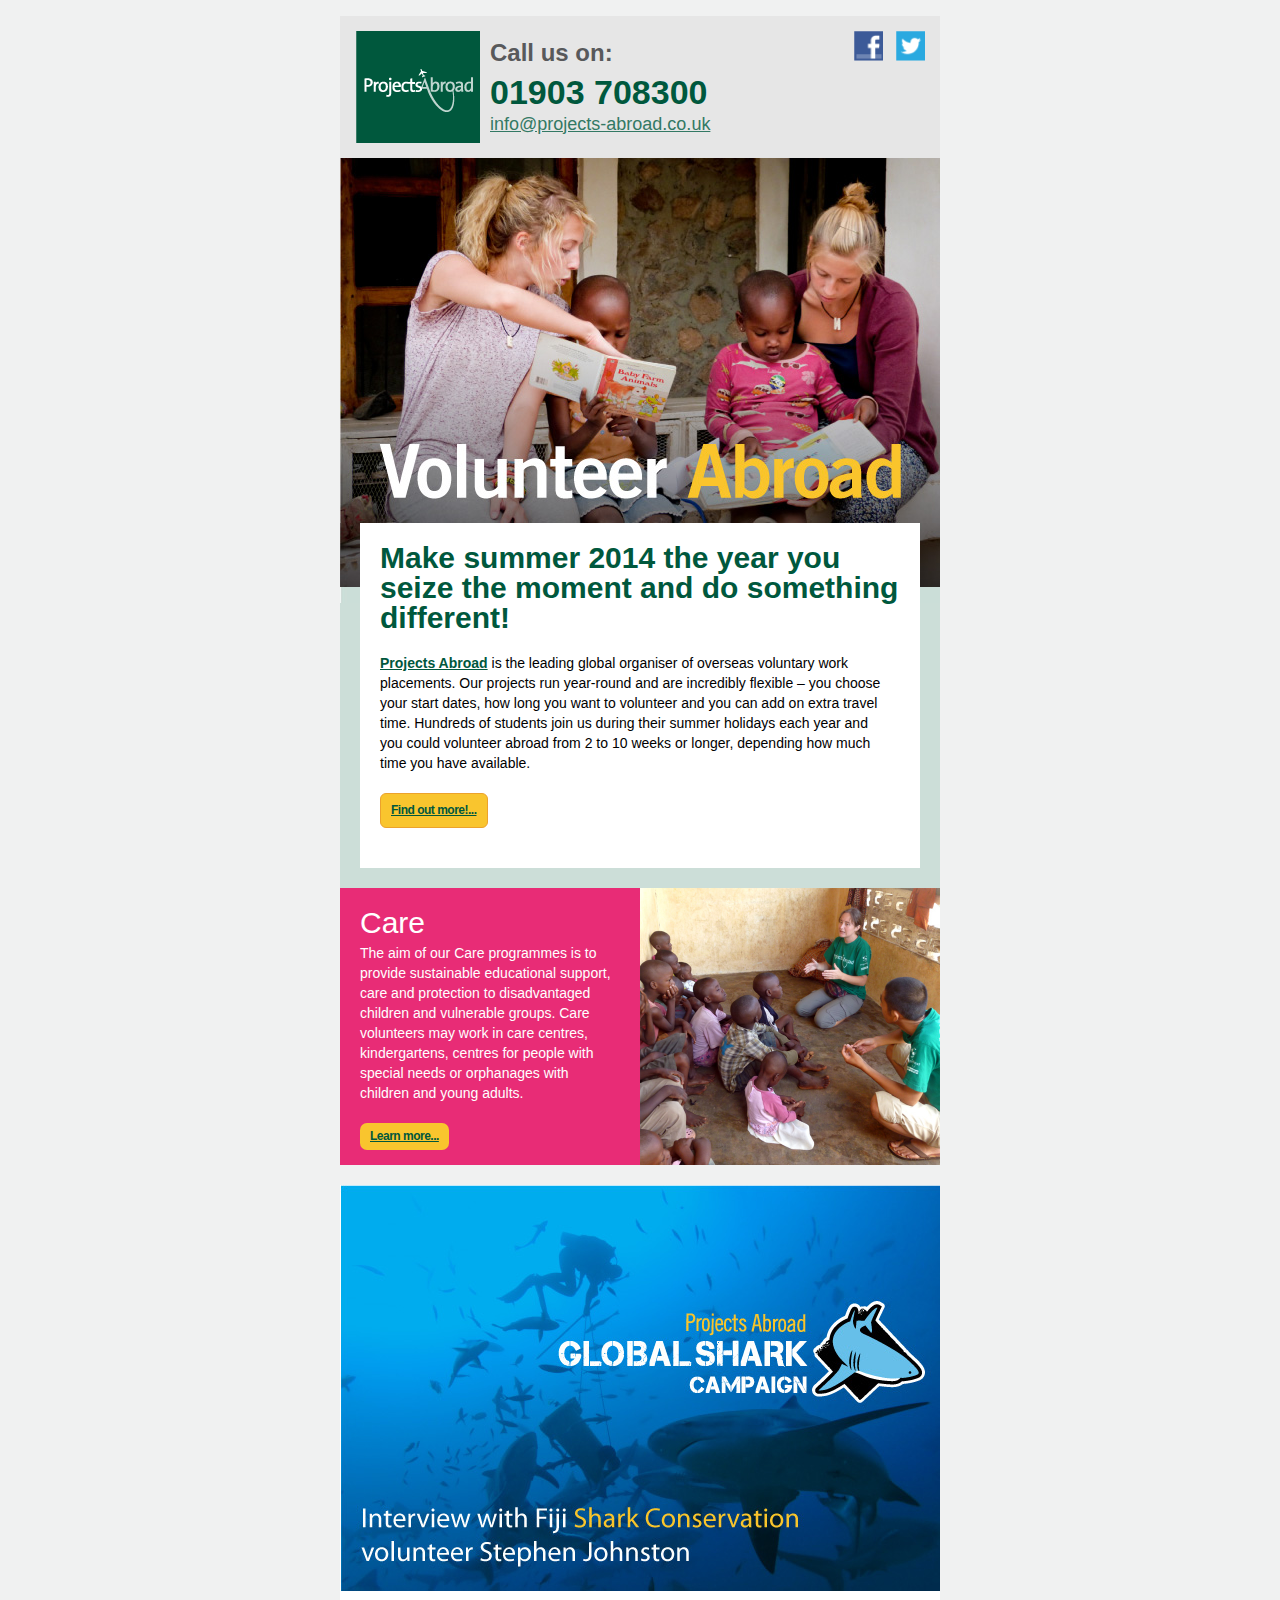
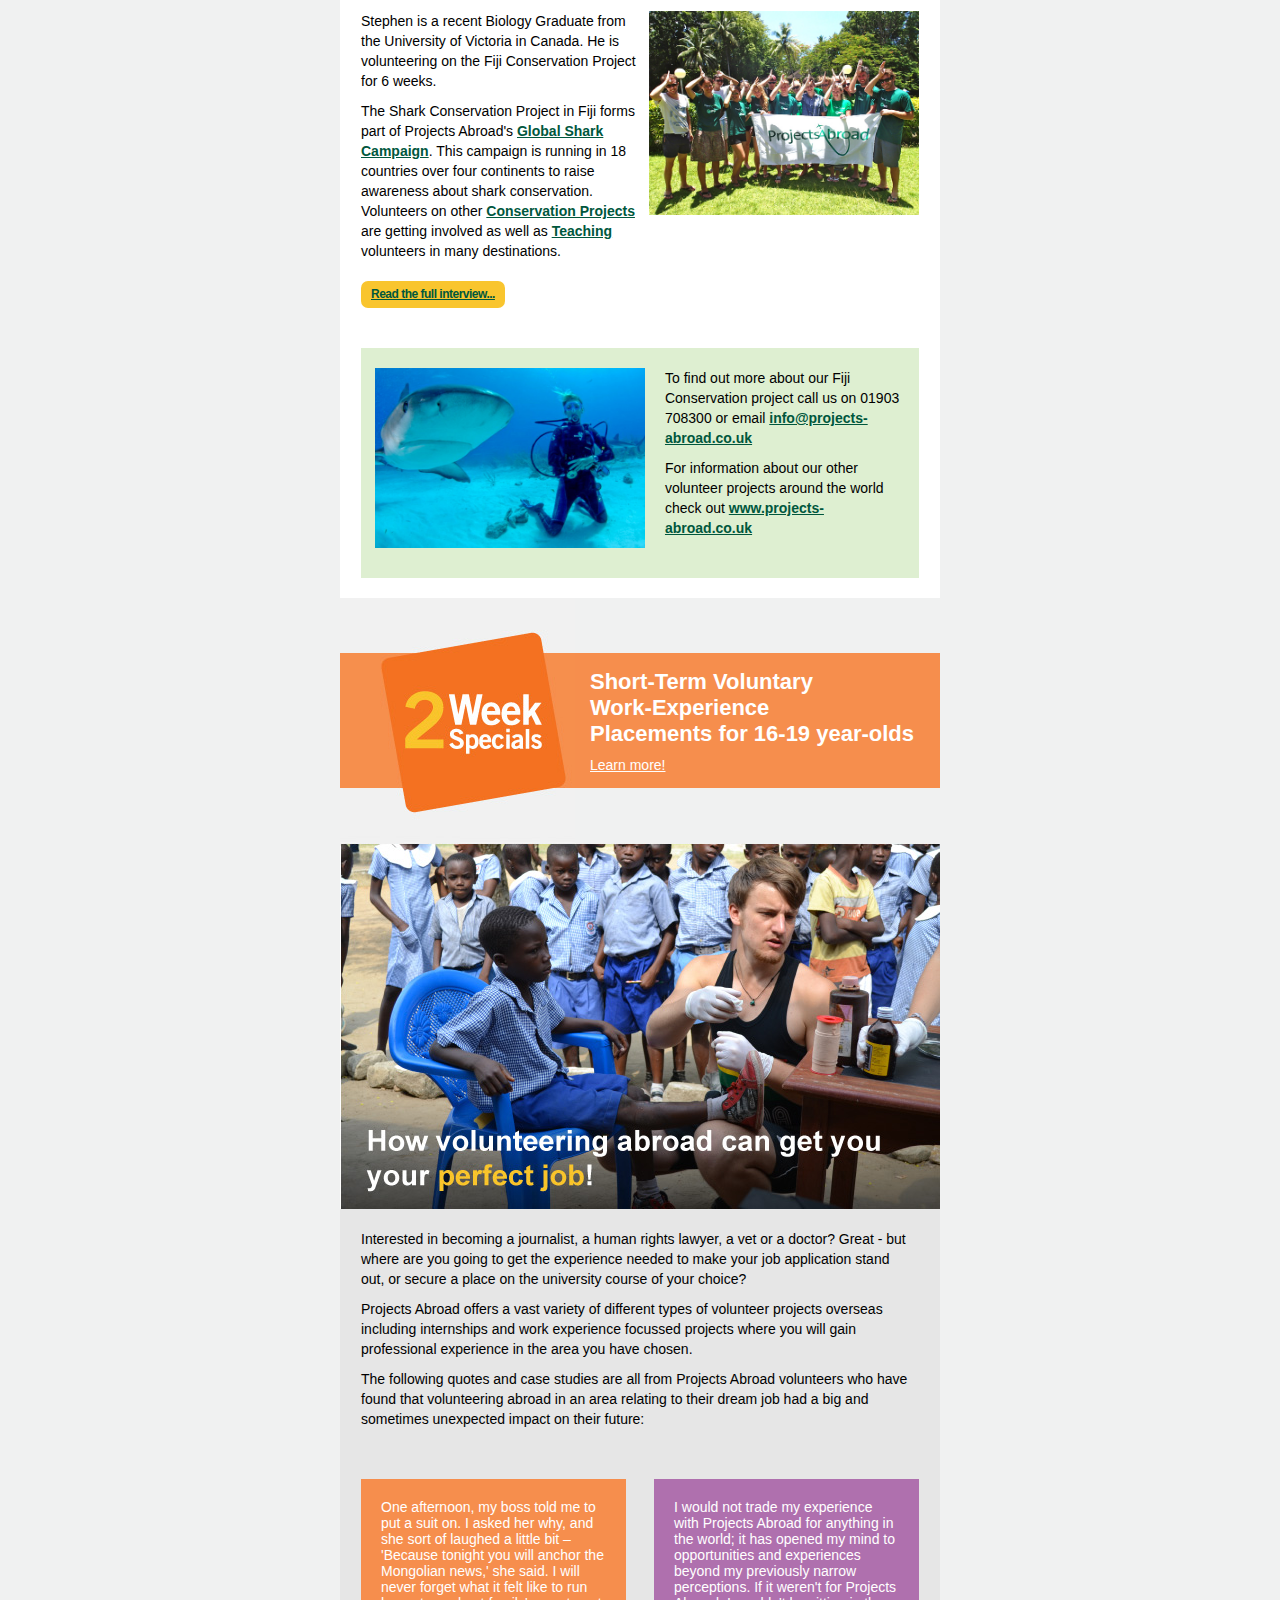
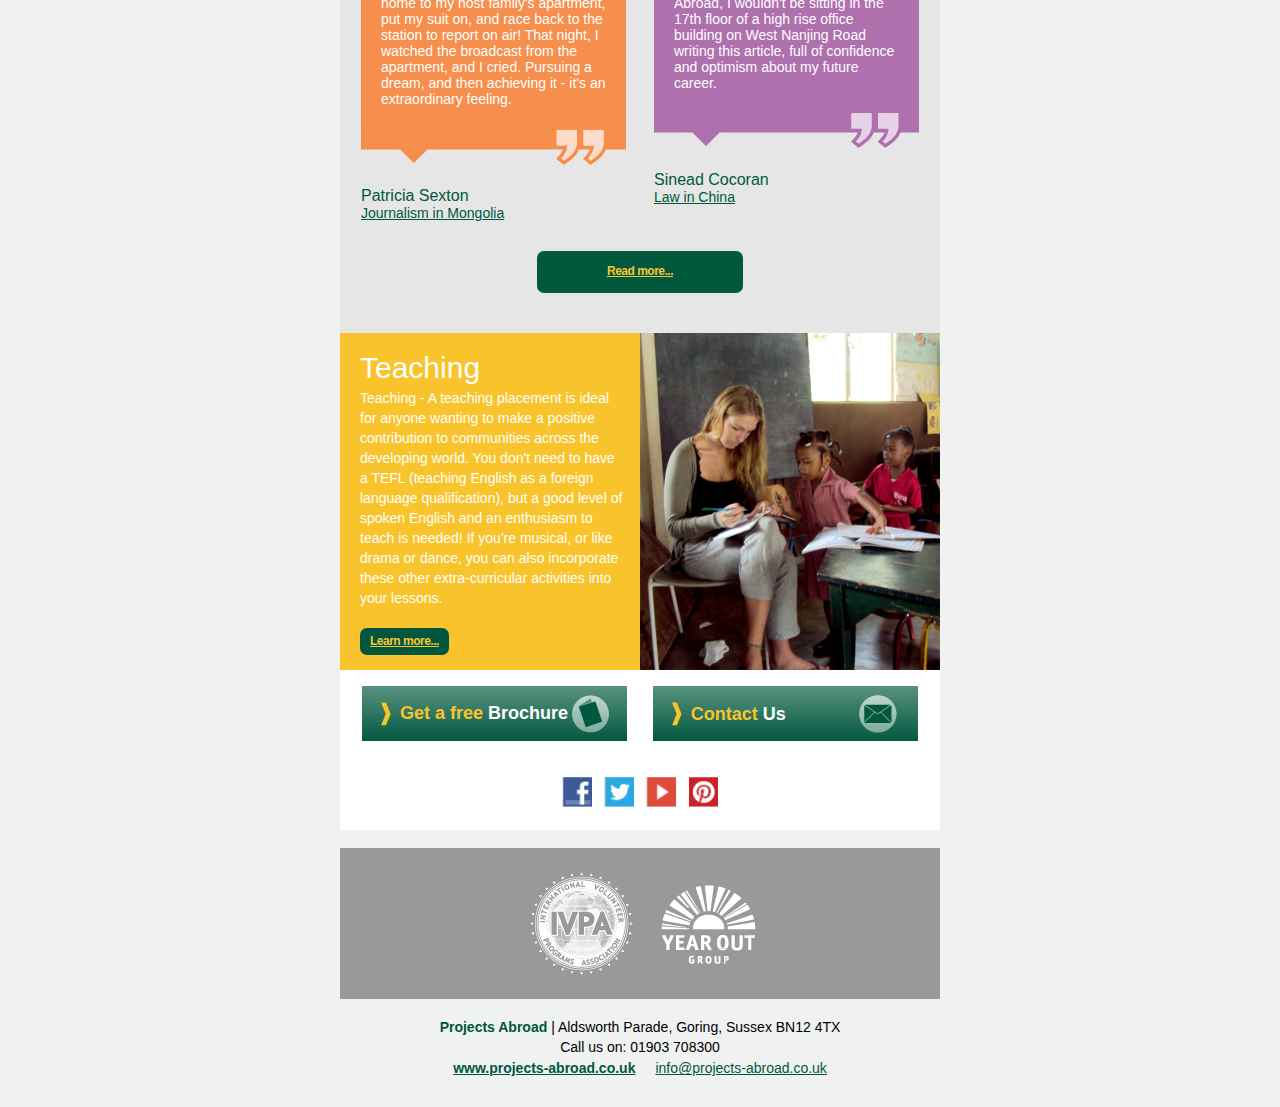
<file: newsletter-template1/index.html>
<!DOCTYPE html PUBLIC "-//W3C//DTD XHTML 1.0 Transitional//EN" "http://www.w3.org/TR/xhtml1/DTD/xhtml1-transitional.dtd">
<html xmlns="http://www.w3.org/1999/xhtml">
	<head>
		<meta http-equiv="Content-Type" content="text/html; charset=utf-8" />
 		<meta name="viewport" content="width=device-width;initial-scale=1.0; user-scalable=1;" />		
		<title>It's not too late to volunteer abroad this summer!</title>
		<style>
			html { font-size: 62.5%; } 

			body {
				margin: 0;
				padding: 0;
				width: 100%;
				background-color: #F0F1F1;
				font-size: 14px; font-size: 1.4rem; /* =14px */
				font-family: Arial, Helvetica, sans-serif;
				-webkit-font-smoothing: antialiased;
				-webkit-text-size-adjust:100%;
				}
			img {
				border: 0 none;
				height: auto;
				line-height: 100%;
				outline: none;
				text-decoration: none;
				-ms-interpolation-mode: bicubic;
				}
		
			a:hover {text-decoration: none;}
			
			table {border-collapse: collapse;}
			
			p, a, td { -webkit-text-size-adjust:100%; }	
					
		@media only screen and (max-width: 640px) {
			.deviceWidth {width: 100% !important; padding:0;}	
			.hide {display: none !important;}
			.topMedia {padding-top: 10px !important; text-align: left !important;}
			.flexibleText {padding-top: 0px !important; padding-left: 20px !important; padding-right: 10px !important; font-size: 14px !important; font-size: 1.4rem !important;}
			.two_ws {padding-top: 0px !important; padding-left: 10px !important; padding-right: 10px !important;}
			#two_ws {margin-bottom: 20px !important;}
			
			.ctaButtons {
				padding: 0px !important;
				margin: 0px !important;
				height: 55px !important;
				background-image: none !important;
				background-color: #00583d !important;
				border-bottom: 2px solid #FFFFFF;
				text-align: center !important;
				display: block !important;
			 }
			 
			a.cta {
				padding-left: 0px !important;
				height: 55px !important;
				line-height: 55px !important;
				display: block !important;
			 }
			 
			 
			a.cta:after {
				margin: 0;
				top: 2px;
				color: #F9C42B;
				font-size: 26px;
				font-weight: bold;
				content: ">";
				position: relative;
				left: 14px;
			}
			 
			td.utilityLinkContent {
				padding: 15px 0 !important;
				background-color: #E1E1E1 !important;
				border-bottom: 2px solid #FFFFFF;
				font-size: 14px !important;
				text-align: center !important;
				display: block !important;
			}

			a.utilityLinkContent {
				color: #00583d !important;
				display: block !important;
			}	
			
			td.footerLink {
				padding: 5px 0 !important;
				font-size: 14px !important;
				text-align: center !important;
				display: block !important;
			}

			a.footerLink {
				color: #00583d !important;
				display: block !important;
			}			 
			
		}
			
		</style>
<!--[if gte mso 9]>
    <style type="text/css">
			td.ctaButtons {
				text-align: center !important;
			 }
		
    </style>
<![endif]-->
	</head>

	<body bgcolor="#F0F1F1" text="#000000" link="#00583D" alink="#00583D" vlink="#00583D" style="width: 100% !important; font-family: Arial, Helvetica, sans-serif; background-color: #F0F1F1; -webkit-text-size-adjust: 100%; -webkit-font-smoothing: antialiased;">
		<table width="100%" align="center" bgcolor="#F0F1F1" border="0" cellpadding="0" cellspacing="0">
			<tr><td>&nbsp;</td></tr>
			<tr>
				<td width="100%" valign="top" bgcolor="#F0F1F1">
					<table width="600" align="center" border="0" cellpadding="0" cellspacing="0" class="deviceWidth">
						<tr>
							<td width="100%" align="center" valign="middle" bgcolor="#E6E6E6" style="padding-top: 15px; padding-bottom: 15px;" class="deviceWidth">
								<table width="95%" border="0" cellpadding="0" cellspacing="0">
									<tr>
										<td>
											<table width="75%" align="left" border="0" cellpadding="0" cellspacing="0" class="deviceWidth">
												<tr>
													<td align="center">
														<table width="100%" align="left" border="0" cellpadding="0" cellspacing="0">
															<tr>
																<td align="left" valign="top"><a href="http://www.projects-abroad.co.uk/" target="_blank" title="Projects Abroad"><img src="global/projects-abroad-logo.gif#img#" width="125" height="112" border="0" alt="Projects Abroad" title="Projects Abroad" /></a></td>
																<td width="100%" align="left" valign="middle" style="margin:0; padding-top: 0px; padding-bottom: 0px; padding-left: 10px; padding-right: 10px; font-family: Arial, Helvetica, sans-serif; text-align: left;">
																	<p style="margin: 0px; padding: 0px 0px 5px 0px;"><span style="margin: 0px; padding: 0px 0px 5px 0px; color: #58595B; font-size: 24px; line-height: 34px; font-weight: bold; -webkit-text-size-adjust: none;">Call us on:</span>
																	<br /><span style="margin: 0px; padding: 0px 0px 5px 0px; color: #00583D; font-size: 34px; line-height: 44px; font-weight: bold; -webkit-text-size-adjust: none;">01903­ 708300</span>
																	<br /><span style="margin: 0px; padding: 0px 0px 0px 0px; -webkit-text-size-adjust: none;"><a href="mailto:info@projects-abroad.co.uk" title="info@projects-abroad.co.uk" style="color: #337964; line-height: 18px; font-size: 18px; line-height: 20px;">info@projects-abroad.co.uk</a></span></p>
																</td>
															</tr>
														</table>
													</td>
												</tr>
											</table>
											<table width="18%" align="right" border="0" cellpadding="0" cellspacing="0" style="padding-top: 0px; padding-bottom: 0px; padding-left: 0px; padding-right: 0px;" class="deviceWidth">
												<tr>
													<td>
														<table width="100%" border="0" cellpadding="0" cellspacing="0" style="padding-top: 0px; padding-bottom: 0px; padding-left: 0px; padding-right: 20px;">									
															<tr>
																<td valign="top" style="text-align: right;" class="topMedia"><a href="https://www.facebook.com/projectsabroaduk" target="_blank" rel="nofollow" title="Facebook"><img src="global/facebook-icon.gif" width="30" height="30" border="0" alt="Facebook" title="Facebook" /></a>&nbsp; &nbsp;<a href="https://twitter.com/Proj_Abroad_UK" target="_blank" rel="nofollow" title="Twitter"><img src="global/twitter-icon.gif" width="30" height="30" border="0" alt="Twitter" title="Twitter" /></a></td>
															</tr>
														</table>
													</td>
												</tr>
											</table>							
										</td>
									</tr>
								</table>
							</td>
						</tr>
					</table>
				</td>
			</tr>
			<tr>
				<td width="100%" valign="top">
					<table width="600" align="center" border="0" cellpadding="0" cellspacing="0" class="deviceWidth">
						<tr>
							<td width="100%" align="center" valign="middle" bgcolor="#CCDED8" style="padding-top: 0px; padding-bottom: 20px; padding-left: 0px; padding-right: 0px;">
								<table width="100%" border="0" cellpadding="0" cellspacing="0">
									<tr>
										<td valign="top" align="center"><a href="http://www.projects-abroad.co.uk/" title="Volunteer Abroad" target="_blank"><img src="images/volunteer-abroad.jpg" style="display: block;" width="600" border="0" alt="Volunteer Abroad" title="Volunteer Abroad" class="deviceWidth" /></a></td>
									</tr>
								</table>
								<table width="100%" border="0" cellpadding="0" cellspacing="0" class="deviceWidth">
									<tr>
										<td width="20" valign="top" align="left" style="background: url(global/left-mainphoto.jpg) no-repeat top right; padding: 0; margin: 0px;">&nbsp;</td>
										<td align="left" valign="top" bgcolor="#FFFFFF" style="padding-top: 20px; padding-bottom: 20px; padding-left: 20px; padding-right: 20px; background-color: #FFF;">
											<table width="100%" border="0" cellpadding="0" cellspacing="0">
												<tr>
													<td align="left" valign="top" style="padding: 0px; margin: 10px 0px 10px 0px; font-family: Arial, Helvetica, sans-serif; font-size: 30px; line-height: 30px; text-align: left; color: #00583d; font-weight: bold;">Make summer 2014 the year you seize the moment and do something different! </td>
												</tr>
												<tr>
													<td width="100%" valign="top" style="padding-top: 20px; padding-bottom: 20px; padding-left: 0px; padding-right: 10px; color:#000000; font-family: Arial, Helvetica, sans-serif; font-size: 14px; line-height: 20px; text-align: left;">													
														<p style="margin: 0px; padding: 0px 0px 10px 0px; font-family: Arial, Helvetica, sans-serif; font-size: 14px; line-height: 20px; -webkit-text-size-adjust: 100%;"><a href="http://www.projects-abroad.co.uk/" style="color: #00573d; font-weight: bold;" title="Projects Abroad" target="_blank">Projects Abroad</a> is the leading global organiser of overseas voluntary work placements. Our projects run year-round and are incredibly flexible – you choose your start dates, how long you want to volunteer and you can add on extra travel time. Hundreds of students join us during their summer holidays each year and you could volunteer abroad from 2 to 10 weeks or longer, depending how much time you have available. </p>
														<div style="margin-top: 10px;">
														<table align="left" border="0" cellpadding="0" cellspacing="0">
															<tr>
																<td align="center" valign="middle"><div style=" margin: 0px; border: 1px solid #eca22c; background-color: #f9c52e; border-radius: 6px;"><a href="http://www.projects-abroad.co.uk/" style="padding: 3px 10px 4px 10px; line-height: 26px; display: block; font-family: Verdana, Geneva, sans-serif; font-size: 12px; font-weight: bold; letter-spacing:-.5px; color: #00573d;" title="Find out more!..." target="_blank">Find out more!...</a></div></td>
															</tr>
														</table></div>
													</td>
												</tr>
											</table>
										</td>
										<td width="20" valign="top" align="left" style="background: url(global/right-mainphoto.jpg) no-repeat top right; padding: 0; margin: 0px;">&nbsp;</td>
									</tr>
								</table>
							</td>
						</tr>
					</table>
					<table width="600" align="center" border="0" cellpadding="0" cellspacing="0" class="deviceWidth">
						<tr>
							<td width="100%" align="center" valign="middle">
								<table width="100%" align="center" cellpadding="0" cellspacing="0" border="0" style="padding-bottom: 0px; padding-right: 0px; color:#000000; " class="deviceWidth">
									<tr>
										<td bgcolor="#E82C76" valign="top">
											<table align="right" cellpadding="0" cellspacing="0" border="0" class="deviceWidth">
												<tr>
													<td valign="top" align="right"><a href="http://www.projects-abroad.co.uk/volunteer-projects/care/" title="Volunteering in Togo" target="_blank"><img src="images/volunteering-in-togo.jpg" style="display: block;" width="300" height="280" border="0" alt="Volunteering in Togo" title="Volunteering in Togo" class="deviceWidth" /></a></td>
												</tr>
											</table>
											<table width="280" align="left" cellpadding="0" cellspacing="0" border="0" style="margin: 0px; padding: 0px 0px 0px 0px; background-color: #E82C76" class="deviceWidth">
												<tr>
													<td align="left" valign="top" style="margin: 0px; padding: 15px 0px 10px 20px; color:#FFFFFF; font-family: Arial, Helvetica, sans-serif; font-size: 14px; line-height: 20px; text-align: left;"><span style="margin: 0px; padding: 0px 0px 0px 0px; color:#FFFFFF; font-family: Arial, Helvetica, sans-serif; font-size: 30px; line-height: 40px; text-align: left; -webkit-text-size-adjust: none;">Care </span> 
														<p style="margin: 0px; padding: 0px 0px 10px 0px;  font-family: Arial, Helvetica, sans-serif; font-size: 14px; line-height: 20px; -webkit-text-size-adjust: none;">The aim of our Care programmes is to provide sustainable educational support, care and protection to disadvantaged children and vulnerable groups. Care volunteers may work in care centres, kindergartens, centres for people with special needs or orphanages with children and young adults.  </p> 
														<div style="margin-top: 10px;"><table align="left" border="0" cellpadding="0" cellspacing="0" style="background-color:#f9c52e; border-radius:7px;">
															<tr>
																<td align="center" valign="middle" style="color:#00583d; font-family: Verdana, Geneva, sans-serif; font-size: 12px; font-weight: bold; letter-spacing:-.5px; padding-top: 3px; padding-right: 10px; padding-bottom: 4px; padding-left: 10px;"><a href="http://www.projects-abroad.co.uk/volunteer-projects/care/" style="color: #00573d; line-height: 20px; display: block; -webkit-text-size-adjust: 100%;" title="Learn more..." target="_blank">Learn more...</a></td>
															</tr>
														</table></div>
													</td>
												</tr>
											</table>
										</td>
									</tr>
								</table>
							</td>
						</tr>
					</table>
					<p style="margin: 0px; padding: 0px; line-height: 20px;">&nbsp;</p>
					<table width="600" align="center" border="0" cellpadding="0" cellspacing="0" class="deviceWidth">
						<tr>
							<td width="100%" align="center" valign="middle"><a href="http://www.projects-abroad.co.uk/sharks/" title="Shark Conservation" target="_blank"><img src="images/conservation-interview.jpg" width="600" border="0" alt="Shark Conservation" title="Shark Conservation" class="deviceWidth" /></a></td>
						</tr>
					</table>
					<table width="600" align="center" border="0" cellpadding="0" cellspacing="0" class="deviceWidth">
						<tr>
							<td width="100%" align="center" valign="top" bgcolor="#FFFFFF" style="padding-top: 20px; padding-bottom: 20px;">	
								<table width="93%" align="center" cellpadding="0" cellspacing="0" border="0" style="padding-bottom: 0px; padding-right: 0px; color:#000000; font-family: Arial, Helvetica, sans-serif; font-size: 14px; line-height: 20px; text-align: left;" class="deviceWidth">
									<tr>
										<td>
											<table width="280" align="right" cellpadding="0" cellspacing="0" border="0" class="deviceWidth">
												<tr>
													<td align="right" valign="top" style="padding-bottom: 20px;"><a href="http://www.projects-abroad.co.uk/volunteer-projects/conservation-and-environment/fiji/" title="Conservation Projects" target="_blank"><img src="images/conservation.jpg" width="270" border="0" alt="Conservation Projects" title="Conservation Projects" class="deviceWidth" /></a></td>
												</tr>
											</table>
												<p style="margin: 0px; padding: 0px 0px 10px 0px; font-family: Arial, Helvetica, sans-serif; font-size: 14px; line-height: 20px; -webkit-text-size-adjust: 100%;" class="flexibleText">Stephen is a recent Biology Graduate from the University of Victoria in Canada. He is volunteering on the Fiji Conservation Project for 6 weeks.</p> 
												<p style="margin: 0px; padding: 0px 0px 10px 0px; font-family: Arial, Helvetica, sans-serif; font-size: 14px; line-height: 20px; -webkit-text-size-adjust: 100%;" class="flexibleText">The Shark Conservation Project in Fiji forms part of Projects Abroad's <a href="http://www.projects-abroad.co.uk/sharks/" style="color: #00573d; font-weight: bold;" title="Global Shark Campaign" target="_blank">Global Shark Campaign</a>. This campaign is running in 18 countries over four continents to raise awareness about shark conservation. Volunteers on other <a href="http://www.projects-abroad.co.uk/volunteer-projects/conservation-and-environment/fiji/" style="color: #00573d; font-weight: bold;" title="Conservation Projects" target="_blank">Conservation Projects</a> are getting involved as well as <a href="http://www.projects-abroad.co.uk/volunteer-projects/teaching/" style="color: #00573d; font-weight: bold;" title="Teaching" target="_blank">Teaching</a> volunteers in many destinations.</p> 
											<div style="margin-top: 10px;" class="flexibleText"><table align="left" border="0" cellpadding="0" cellspacing="0" style="background-color:#f9c52e; border-radius:7px;">
												<tr>
													<td align="center" valign="middle" style="color:#00583d; font-family: Verdana, Geneva, sans-serif; font-size: 12px; font-weight: bold; letter-spacing:-.5px; padding-top: 3px; padding-right: 10px; padding-bottom: 4px; padding-left: 10px;"><a href="http://www.studentcom.co.uk/news/100days/shark-conservation-in-fiji.html" style="color: #00573d; line-height: 20px; display: block; -webkit-text-size-adjust: 100%;" title="Read the full interview..." target="_blank">Read the full interview...</a></td>
												</tr>
											</table></div>
										</td>
									</tr>
								</table>
							</td>
						</tr>
					</table>

					<table width="600" align="center" border="0" cellpadding="0" cellspacing="0" class="deviceWidth">
						<tr>
							<td width="100%" align="center" valign="middle" bgcolor="#FFFFFF" style="padding-top: 20px; padding-bottom: 20px;">
								<table width="93%" border="0" cellpadding="0" cellspacing="0" bgcolor="#DEEFD1">
									<tr>
										<td width="100%" align="center" valign="top" style="padding-top: 20px; padding-bottom: 20px;">	
                            				<table width="95%" align="center" cellpadding="0" cellspacing="0" border="0" style="padding-bottom: 0px; padding-right: 0px; color:#000000; font-family: Arial, Helvetica, sans-serif; font-size: 14px; line-height: 20px; text-align: left;" class="deviceWidth">
												<tr>
													<td valign="middle">
														<table width="290" align="left" cellpadding="0" cellspacing="0" border="0" class="deviceWidth">
															<tr>
																<td align="left" valign="top" style="padding-bottom: 10px;"><a href="http://www.projects-abroad.co.uk/volunteer-projects/conservation-and-environment/fiji/" title="Fiji Conservation" target="_blank"><img src="images/conservation-fiji.jpg" width="270" border="0" alt="Fiji Conservation" title="Fiji Conservation" class="deviceWidth" /></a></td>
															</tr>
														</table>
															<p style="margin: 0px; padding: 0px 0px 10px 0px; font-family: Arial, Helvetica, sans-serif; font-size: 14px; line-height: 20px; -webkit-text-size-adjust: 100%;" class="flexibleText">To find out more about our Fiji Conservation project call us on 01903 708300 or email <a href="mailto:info@projects-abroad.co.uk" style="color: #00573d; font-weight: bold;" title="info@projects-abroad.co.uk" target="_blank">info@projects-abroad.co.uk</a></p>
															<p style="margin: 0px; padding: 0px 0px 10px 0px; font-family: Arial, Helvetica, sans-serif; font-size: 14px; line-height: 20px; -webkit-text-size-adjust: 100%;" class="flexibleText">For information about our other volunteer projects around the world check out <a href="http://www.projects-abroad.co.uk/" style="color: #00573d; font-weight: bold;" title="www.projects-abroad.co.uk" target="_blank">www.projects-abroad.co.uk</a></p>
													</td>
												</tr>
											</table>
										</td>
									</tr>
								</table>
							</td>
						</tr>
					</table>
					<table width="600" align="center" border="0" cellpadding="0" cellspacing="0" class="deviceWidth" id="two_ws">
						<tr>
							<td width="100%" align="center" valign="middle" bgcolor="#F0F1F1">
								<table width="100%" border="0" cellpadding="0" cellspacing="0">
									<tr><td width="100%" style="height: 55px; background: url(global/top-2ws.jpg) no-repeat top left; padding: 0; margin: 0px;" class="hide">&nbsp;</td></tr>
									<tr>
										<td width="100%" align="left" valign="top" bgcolor="#F68E4D">	
                            				<table width="100%" align="left" cellpadding="0" cellspacing="0" border="0" class="deviceWidth">
												<tr>
													<td>
														<table align="left" cellpadding="0" cellspacing="0" border="0">
															<tr>
																<td align="left" valign="top"><a href="http://www.projects-abroad.co.uk/volunteer-projects/2-week-specials/" title="2 Week Specials" target="_blank"><img src="images/2ws.jpg" style="display: block;" width="235" height="135" border="0" alt="2 Week Specials" title="2 Week Specials" /></a></td>
															</tr>
														</table>
														<table width="350" align="right" cellpadding="0" cellspacing="0" border="0" class="deviceWidth">
															<tr>
																<td height="135" align="left" valign="middle" style="padding-top: 0px; padding-bottom: 0px; color: #FFFFFF; font-family: Arial, Helvetica, sans-serif; font-size: 14px; text-align: left;" class="two_ws">
																	<p style="margin: 0px; padding: 0px 0px 10px 0px; font-weight: bold; font-size: 22px; line-height: 26px; -webkit-text-size-adjust: 100%;" class="two_ws">Short-Term Voluntary 
<br />Work-Experience 
<br />Placements for 16-19 year-olds</p>
																	<p style="margin: 0px; padding: 0px 0px 0px 0px; -webkit-text-size-adjust: 100%;" class="two_ws"><a href="http://www.projects-abroad.co.uk/volunteer-projects/2-week-specials/" style="color: #FFFFFF;" title="Learn more!" target="_blank">Learn more!</a></p>
																</td>
															</tr>
														</table>
													</td>
												</tr>
											</table>
										</td>
									</tr>
									<tr><td width="100%" style="height: 55px; background: url(global/bottom-2ws.jpg) no-repeat top left; padding: 0; margin: 0px;" class="hide">&nbsp;</td></tr>
								</table>
							</td>
						</tr>
					</table>
					<table width="600" align="center" border="0" cellpadding="0" cellspacing="0" class="deviceWidth">
						<tr>
							<td width="100%" align="center" valign="middle" bgcolor="#E6E6E6" style="padding-top: 0px; padding-bottom: 20px; padding-left: 0px; padding-right: 0px;">
								<table width="100%" border="0" cellpadding="0" cellspacing="0">
									<tr>
										<td valign="top" align="center"><a href="http://www.studentcom.co.uk/news/100days/how-volunteering-abroad-can-get-you-your-perfect-job.html#.U3CWH1c79CA" title="Perfect job" target="_blank"><img src="images/perfect-job.jpg" width="600" border="0" alt="Perfect job" title="Perfect job" class="deviceWidth" /></a></td>
									</tr>
								</table>
								<table width="93%" border="0" cellpadding="0" cellspacing="0" class="deviceWidth">
									<tr>
										<td width="100%" valign="top" style="padding-top: 20px; padding-bottom: 20px; padding-left: 0px; padding-right: 10px; color:#000000; font-family: Arial, Helvetica, sans-serif; font-size: 14px; line-height: 20px; text-align: left;">													
											<p style="margin: 0px; padding: 0px 0px 10px 0px; -webkit-text-size-adjust: 100%;" class="flexibleText">Interested in becoming a journalist, a human rights lawyer, a vet or a doctor? Great - but where are you going to get the experience needed to make your job application stand out, or secure a place on the university course of your choice?</p>
											<p style="margin: 0px; padding: 0px 0px 10px 0px; -webkit-text-size-adjust: 100%;" class="flexibleText">Projects Abroad offers a vast variety of different types of volunteer projects overseas including internships and work experience focussed projects where you will gain professional experience in the area you have chosen. </p>
											<p style="margin: 0px; padding: 0px 0px 10px 0px; -webkit-text-size-adjust: 100%;" class="flexibleText">The following quotes and case studies are all from Projects Abroad volunteers who have found that volunteering abroad in an area relating to their dream job had a big and sometimes unexpected impact on their future:</p>
										</td>
									</tr>
								</table>
							</td>
						</tr>
					</table>
					
					<table width="600" align="center" border="0" cellpadding="0" cellspacing="0" class="deviceWidth">
						<tr>
							<td width="100%" align="center" valign="middle" bgcolor="#E6E6E6" style="padding-top: 0px; padding-bottom: 20px; padding-left: 0px; padding-right: 0px;">
								<table width="93%" border="0" cellpadding="0" cellspacing="0" class="deviceWidth">
									<tr>
										<td>
											<table width="265" align="left" cellpadding="0" cellspacing="0" border="0" class="deviceWidth">
												<tr>
													<td align="left" valign="top" bgcolor="#F68E4D" style="padding-top: 20px; padding-bottom: 20px; padding-left: 20px; padding-right: 20px; color: #FFFFFF; font-family: Tahoma, Geneva, sans-serif; font-size: 14px; text-align: left;"><p style="margin: 0px; padding: 0px 0px 0px 0px; -webkit-text-size-adjust: 100%;">One afternoon, my boss told me to put a suit on. I asked her why, and she sort of laughed a little bit – 'Because tonight you will anchor the Mongolian news,' she said. I will never forget what it felt like to run home to my host family's apartment, put my suit on, and race back to the station to report on air! That night, I watched the broadcast from the apartment, and I cried. Pursuing a dream, and then achieving it - it's an extraordinary feeling.</p>
													</td>
												</tr>
												<tr><td width="265" bgcolor="#F68E4D" style="height: 40px; background: url(global/orange-bottom-qoutes.jpg) no-repeat top left; padding: 0; margin: 0px;" class="hide">&nbsp;</td></tr>
												<tr>
													<td align="left" valign="top" style="padding-top: 10px; padding-bottom: 10px;">
														<p style="margin: 0px; padding: 10px 0px 0px 0px; color: #00583d; font-family: Tahoma, Geneva, sans-serif; font-size: 16px; text-align: left; -webkit-text-size-adjust: none;" class="flexibleText">Patricia Sexton 
														<br /><a href="http://www.projects-abroad.co.uk/volunteer-destinations/mongolia/journalism/" title="Journalism in Mongolia" target="_blank" style="margin: 0px; padding: 0px 0px 0px 0px; color: #00583d; font-family: Tahoma, Geneva, sans-serif; font-size: 14px; text-align: left;">Journalism in Mongolia</a></p>
													</td>
												</tr>
											</table>
											<table width="265" align="right" cellpadding="0" cellspacing="0" border="0" class="deviceWidth">
												<tr>
													<td align="left" valign="top" bgcolor="#AF70AE" style="padding-top: 20px; padding-bottom: 20px; padding-left: 20px; padding-right: 20px; color: #FFFFFF; font-family: Tahoma, Geneva, sans-serif; font-size: 14px; text-align: left;"><p style="margin: 0px; padding: 0px 0px 0px 0px; -webkit-text-size-adjust: 100%;">I would not trade my experience with Projects Abroad for anything in the world; it has opened my mind to opportunities and experiences beyond my previously narrow perceptions. If it weren't for Projects Abroad, I wouldn't be sitting in the 17th floor of a high rise office building on West Nanjing Road writing this article, full of confidence and optimism about my future career.</p>
													</td>
												</tr>
												<tr><td width="265" bgcolor="#AF70AE" style="height: 40px; background: url(global/purple-bottom-qoutes.jpg) no-repeat top left; padding: 0; margin: 0px;" class="hide">&nbsp;</td></tr>
												<tr>
													<td align="left" valign="top" style="padding-top: 10px; padding-bottom: 10px;">
														<p style="margin: 0px; padding: 10px 0px 0px 0px; color: #00583d; font-family: Tahoma, Geneva, sans-serif; font-size: 16px; text-align: left; -webkit-text-size-adjust: none;" class="flexibleText">Sinead Cocoran  
														<br /><a href="http://www.projects-abroad.co.uk/volunteer-destinations/china/law-and-human-rights/law/" title="Law in China" target="_blank" style="margin: 0px; padding: 0px 0px 0px 0px; color: #00583d; font-family: Tahoma, Geneva, sans-serif; font-size: 14px; text-align: left;">Law in China</a></p>
													</td>
												</tr>
											</table>
										</td>
									</tr>
									<tr>
										<td width="100%" align="center">
											<div style="padding-top: 20px; padding-bottom: 20px;"><table align="center" border="0" cellpadding="0" cellspacing="0" style="background-color:#00583d; border-radius:7px;">
												<tr>
													<td align="center" valign="middle" style="color:#f9c52e; font-family: Verdana, Geneva, sans-serif; font-size: 12px; font-weight: bold; letter-spacing:-.5px; padding-top: 10px; padding-right: 70px; padding-bottom: 12px; padding-left: 70px;"><a href="http://www.studentcom.co.uk/news/100days/how-volunteering-abroad-can-get-you-your-perfect-job.html" style="color: #f9c52e; line-height: 20px; display: block; -webkit-text-size-adjust: 100%;" title="Read more..." target="_blank">Read more...</a></td>
												</tr>
											</table></div>
										</td>
									</tr>
								</table>
							</td>
						</tr>
					</table>
					<table width="600" align="center" border="0" cellpadding="0" cellspacing="0" class="deviceWidth">
						<tr>
							<td width="100%" align="center" valign="middle">
								<table width="100%" align="center" cellpadding="0" cellspacing="0" border="0" style="padding-bottom: 0px; padding-right: 0px; color:#000000; font-family: Arial, Helvetica, sans-serif; font-size: 14px; line-height: 20px; text-align: left;" class="deviceWidth">
									<tr>
										<td bgcolor="#F9C42B" valign="top">
											<table align="right" cellpadding="0" cellspacing="0" border="0" class="deviceWidth">
												<tr>
													<td align="right" valign="top"><a href="http://www.projects-abroad.co.uk/volunteer-projects/teaching/" title="Teaching" target="_blank"><img src="images/teaching.jpg" style="display: block;" width="300" height="336" border="0" alt="Teaching" title="Teaching" class="deviceWidth" /></a></td>
												</tr>
											</table>
											<table width="285" align="left" cellpadding="0" cellspacing="0" border="0" style="margin: 0px; padding: 0px 0px 0px 0px; background-color: #F9C42B" class="deviceWidth">
												<tr>
													<td align="left" valign="top" style="margin: 0px; padding: 15px 0px 10px 20px; font-family: Arial, Helvetica, sans-serif; font-size: 14px; line-height: 20px; color:#FFFFFF;"><span style="margin: 0px; padding: 0px 0px 10px 0px; color:#FFFFFF; font-family: Arial, Helvetica, sans-serif; font-size: 30px; line-height: 40px; text-align: left; -webkit-text-size-adjust: none;">Teaching </span> 
														<p style="margin: 0px; padding: 0px 0px 10px 0px; font-family: Arial, Helvetica, sans-serif; font-size: 14px; line-height: 20px; -webkit-text-size-adjust: none;">Teaching - A teaching placement is ideal for anyone wanting to make a positive contribution to communities across the developing world. You don't need to have a TEFL (teaching English as a foreign language qualification), but a good level of spoken English and an enthusiasm to teach is needed! If you're musical, or like drama or dance, you can also incorporate these other extra-curricular activities into your lessons. </p> 
														<div style="margin-top: 10px;"><table align="left" border="0" cellpadding="0" cellspacing="0" style="background-color:#00573d; border-radius:7px;">
															<tr>
																<td align="center" valign="middle" style="color:#f9c52e; font-family: Verdana, Geneva, sans-serif; font-size: 12px; font-weight: bold; letter-spacing:-.5px; padding-top: 3px; padding-right: 10px; padding-bottom: 4px; padding-left: 10px;"><a href="http://www.projects-abroad.co.uk/volunteer-projects/teaching/" style="color: #f9c52e; line-height: 20px; display: block; -webkit-text-size-adjust: 100%;" title="Learn more..." target="_blank">Learn more...</a></td>
															</tr>
														</table></div>
													</td>
												</tr>
											</table>
										</td>
									</tr>
								</table>
							</td>
						</tr>
					</table>
					<table width="600" align="center" border="0" cellpadding="0" cellspacing="0" class="deviceWidth">
						<tr>
							<td width="100%" align="center" valign="middle" bgcolor="#FFFFFF">
								<table width="95%" border="0" cellpadding="0" cellspacing="0">
									<tr>
										<td>&nbsp;</td>
									</tr>
									<tr>
										<td width="100%" align="center" valign="top">	
                           					<table width="49%" align="left" cellpadding="0" cellspacing="0" border="0" class="deviceWidth">
												<tr>
													<td valign="middle" align="left" bgcolor="#00583D" style="height: 55px; background: url(global/brochure-moreinfo.jpg) no-repeat center center; padding: 0; margin: 0px; font-size: 18px; font-family: Arial, Helvetica, sans-serif; color:#FFFFFF;" class="ctaButtons"><a href="http://www.projects-abroad.co.uk/about-us/get-a-brochure/" title="Get a free Brochure" target="_blank" style="padding-left: 45px; color:#FFFFFF; text-decoration: none; display: block;" class="cta"><strong><span style="color:#F9C42B;">Get a free</span> Brochure</strong></a></td>
												</tr>
											</table>
                            				<table width="49%" align="right" cellpadding="0" cellspacing="0" border="0" class="deviceWidth">
												<tr>
													<td valign="middle" align="left" bgcolor="#00583D" style="height: 55px; background: url(global/contact-moreinfo.jpg) no-repeat center center; font-family: Arial, Helvetica, sans-serif; font-size: 18px; line-height: 22px; color:#FFFFFF;" class="ctaButtons"><a href="http://www.projects-abroad.co.uk/about-us/contact-us/" title="Contact US" target="_blank" style="padding-left: 45px; color:#FFFFFF; text-decoration: none; display: block;" class="cta"><strong><font color="#F9C42B">Contact</font> Us</strong></a></td>
												</tr>
											</table>
										</td>
									</tr>
									<tr>
										<td>&nbsp;</td>
									</tr>
								</table>
							</td>
						</tr>
					</table>
				</td>
			</tr>
			<tr>
				<td width="100%" valign="top">
					<table width="600" align="center" border="0" cellpadding="0" cellspacing="0" class="deviceWidth">
						<tr>
							<td width="100%" align="center">
								<table width="100%" border="0" cellspacing="0">
									<tr>
										<td align="center" valign="middle" bgcolor="#FFFFFF" style="padding: 20px 0px 20px 0px;"><a href="https://www.facebook.com/projectsabroaduk" target="_blank" rel="nofollow" title="Facebook"><img src="global/facebook-icon.gif" width="30" height="30" border="0" alt="Facebook" title="Facebook" /></a>&nbsp; &nbsp;<a href="https://twitter.com/Proj_Abroad_UK" target="_blank" rel="nofollow" title="Twitter"><img src="global/twitter-icon.gif" width="30" height="30" border="0" alt="Twitter" title="Twitter" /></a>&nbsp; &nbsp;<a href="https://www.youtube.com/user/projectsabroad" rel="nofollow" target="_blank" title="Youtube"><img src="global/youtube-icon.gif" width="30" height="30" border="0" alt="Youtube" title="Youtube" /></a>&nbsp; &nbsp;<a href="http://pinterest.com/projectsabroad/" target="_blank" rel="nofollow" title="Pinterest"><img src="global/pinterest-icon.gif" width="30" height="30" border="0" alt="Pinterest" title="Pinterest" /></a></td>
									</tr>
									<tr><td>&nbsp;</td></tr>
									<tr>
										<td align="center" valign="middle" bgcolor="#999999" style="padding-top: 20px; padding-bottom: 20px;"><a href="http://www.projects-abroad.co.uk/about-us/partner-organisations-and-useful-links/" title="International Volunteer Programs Association" target="_blank"><img src="global/ipva-logo.gif" width="125" border="0" alt="International Volunteer Programs Association" title="International Volunteer Programs Association" /></a><a href="http://www.projects-abroad.co.uk/about-us/partner-organisations-and-useful-links/" title="Year Out Group" target="_blank"><img src="global/year-out-group.gif" width="120" height="100" border="0" alt="Year Out Group" title="Year Out Group" /></a></td>
									</tr>
									<tr><td>&nbsp;</td></tr>
									<tr>
										<td valign="middle" align="center" style="padding-bottom: 0px; padding-top: 0px; color:#000000; font-family: Arial, Helvetica, sans-serif; font-size: 14px; line-height: 20px; text-align: center; -webkit-text-size-adjust: 100%;"><span style="color: #00583d;"><strong>Projects Abroad</strong></span> | Aldsworth Parade, Goring, Sussex BN12 4TX<br />Call us on: 01903­ 708300</td>
									</tr>
									<tr>
										<td align="center" valign="top">
											<table border="0" cellpadding="10" cellspacing="0" style="padding-bottom: 20px; padding-top: 0px; color:#00583d; font-family: Arial, Helvetica, sans-serif; font-size: 14px; line-height: 20px; text-align: center;" class="deviceWidth">
												<tr>
													<td valign="top" style="padding-bottom: 10px; padding-top: 0px; color:#000000; font-family: Arial, Helvetica, sans-serif; font-size: 14px; line-height: 20px; text-align: center;" class="footerLink"><a href="http://www.projects-abroad.co.uk/" style="color: #00583d; -webkit-text-size-adjust: 100%;" target="_blank" title="www.projects-abroad.co.uk"><strong>www.projects-abroad.co.uk</strong></a></td>
													<td valign="top" style="padding-bottom: 10px; padding-top: 0px; color:#000000; font-family: Arial, Helvetica, sans-serif; font-size: 14px; line-height: 20px; text-align: center;" class="footerLink"><a href="mailto:info@projects-abroad.co.uk" style="color: #00583d; -webkit-text-size-adjust: 100%;" target="_blank" title="info@projects-abroad.co.uk">info@projects-abroad.co.uk</a></td>
												</tr>
											</table>
										</td>
									</tr>
									<tr><td>&nbsp;</td></tr>
								
								</table>
							</td>
						</tr>
					</table>
				</td>
			</tr>
		</table>
	</body>
</html>
</file>
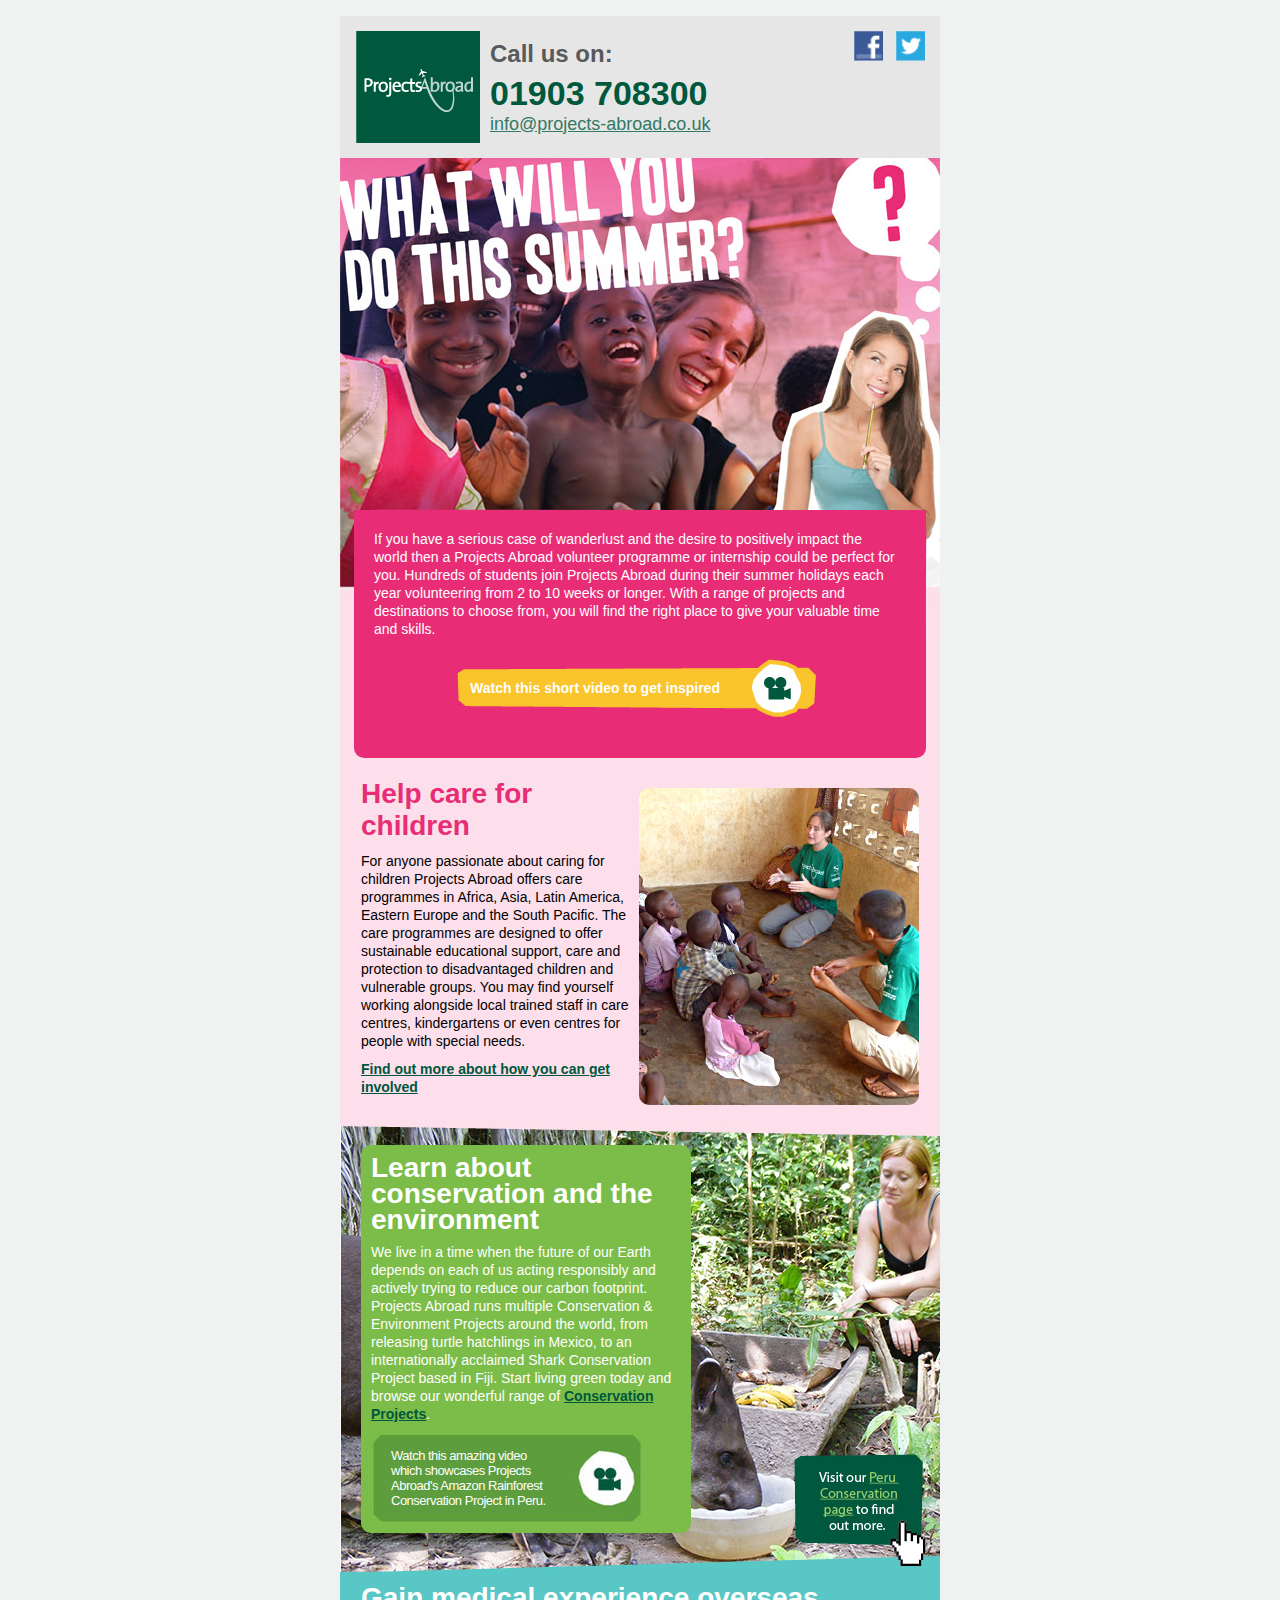
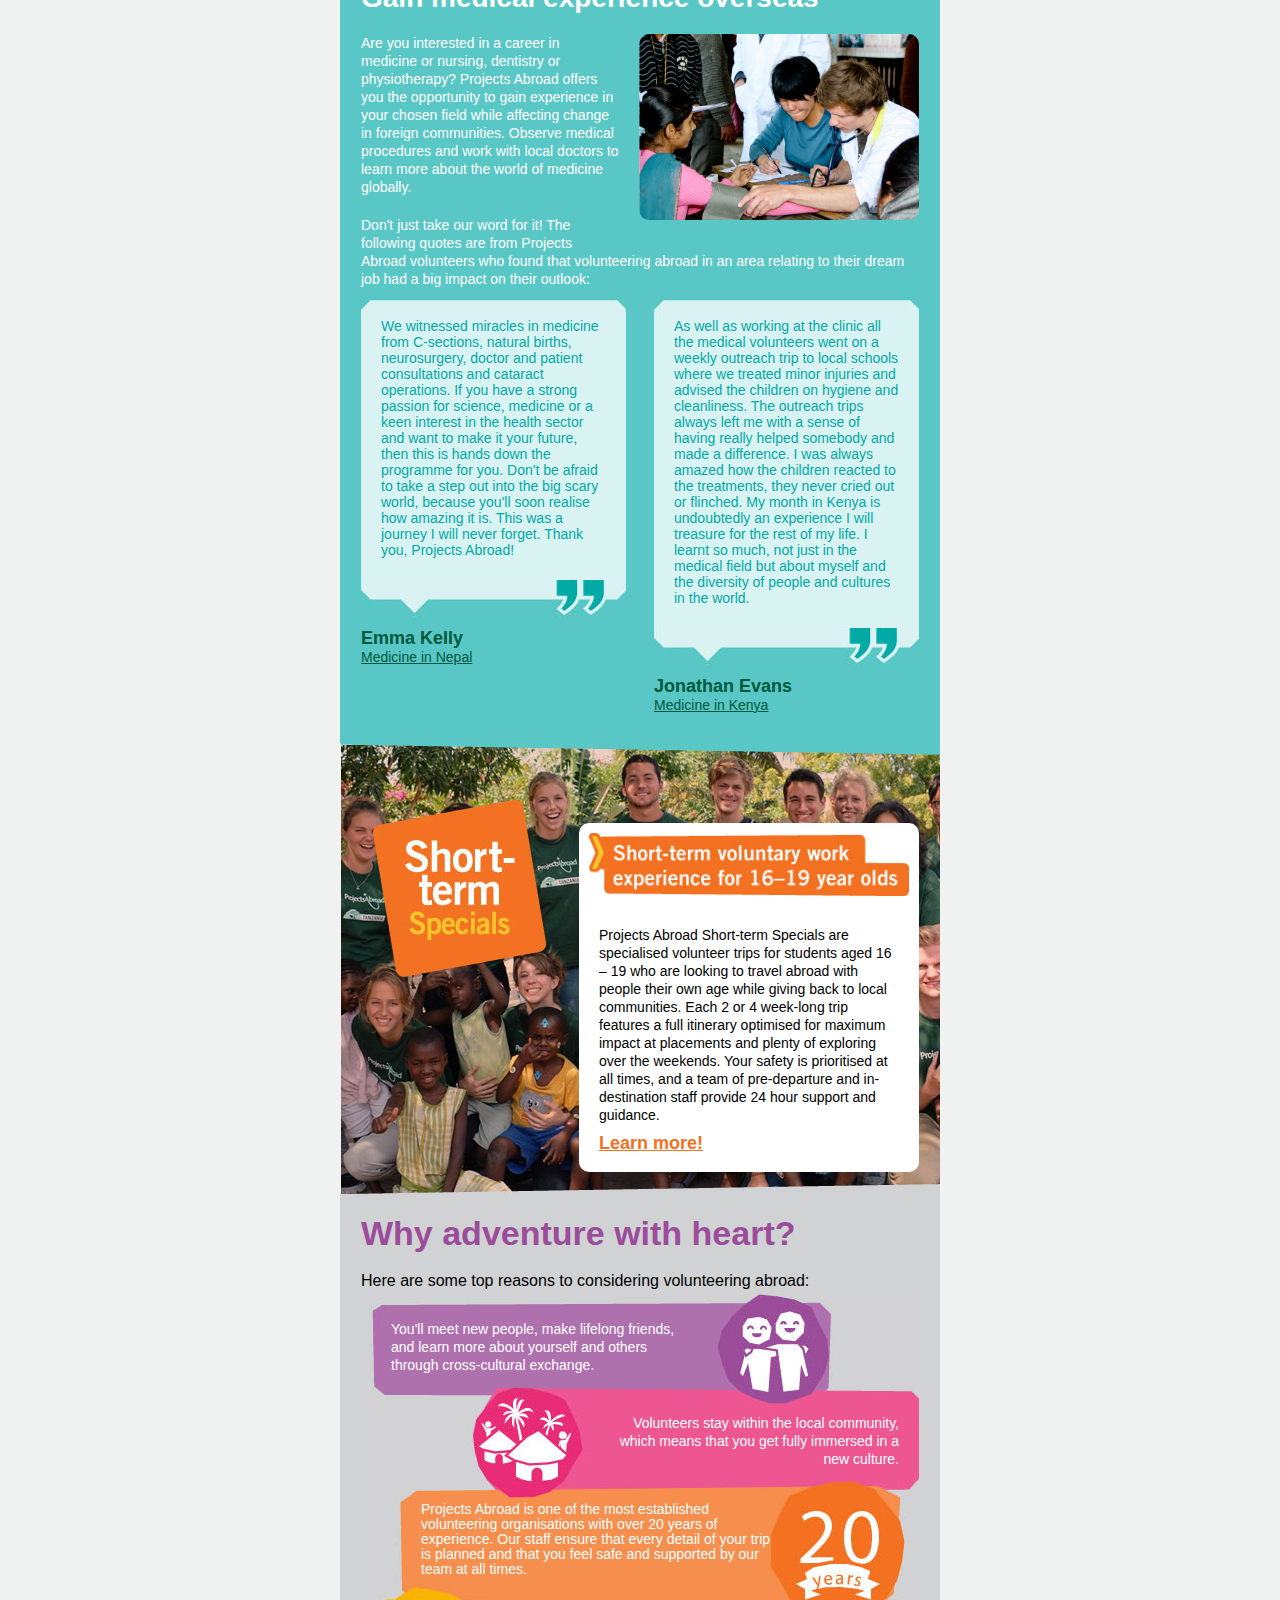
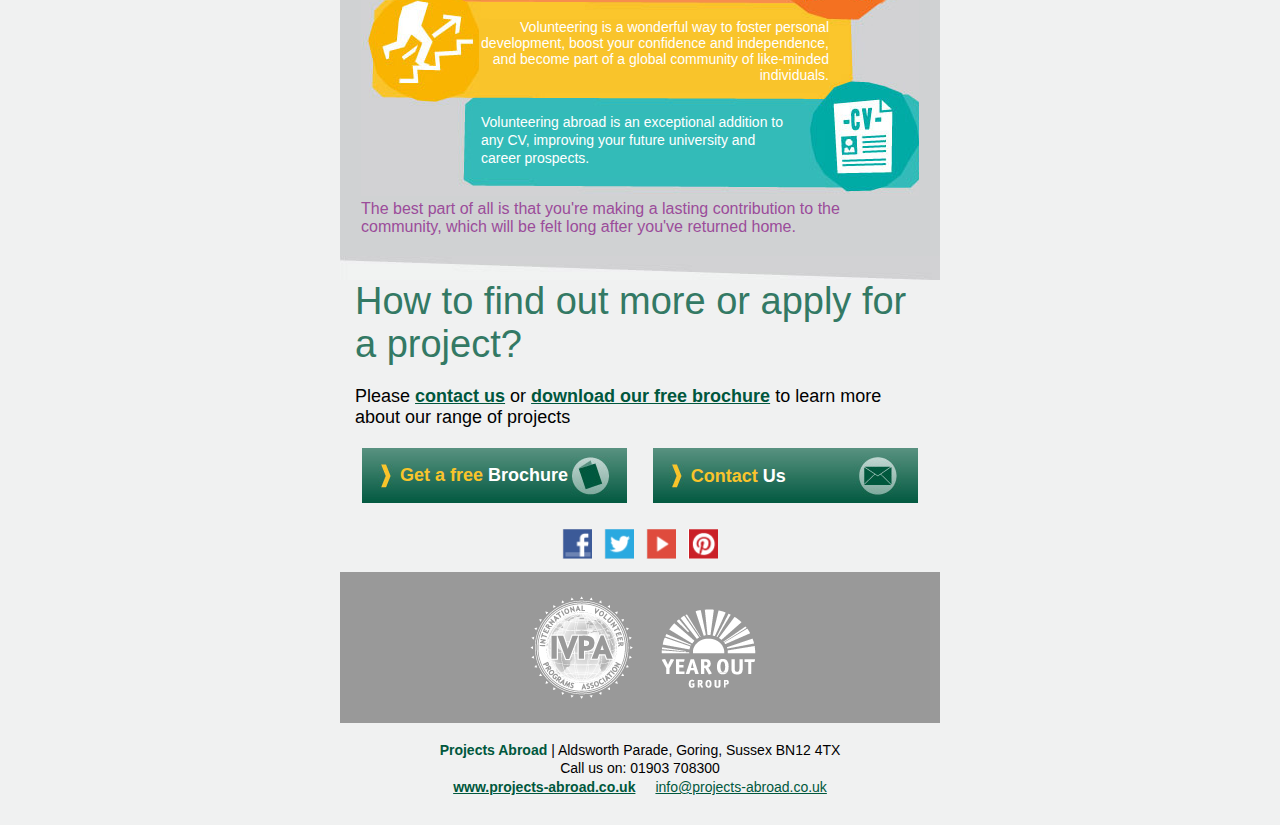
<file: newsletter-template2/index.html>
<!DOCTYPE html PUBLIC "-//W3C//DTD XHTML 1.0 Transitional//EN" "http://www.w3.org/TR/xhtml1/DTD/xhtml1-transitional.dtd">
<html xmlns="http://www.w3.org/1999/xhtml">
	<head>
		<meta http-equiv="Content-Type" content="text/html; charset=utf-8" />
 		<meta name="viewport" content="width=device-width;initial-scale=1.0; user-scalable=1;" />		
		<title>What will you do this summer?</title>
		<style>
			html { font-size: 62.5%; } 

			body {
				margin: 0;
				padding: 0;
				width: 100%;
				background-color: #F0F1F1;
				font-size: 14px; font-size: 1.4rem; /* =14px */
				font-family: Arial, Helvetica, sans-serif;
				-webkit-font-smoothing: antialiased;
				-webkit-text-size-adjust:100%;
				}
			img {
				border: 0 none;
				height: auto;
				line-height: 100%;
				outline: none;
				text-decoration: none;
				-ms-interpolation-mode: bicubic;
				}
		
			a:hover {text-decoration: none;}
			
			table {border-collapse: collapse;}
			
			p, a, td { -webkit-text-size-adjust:100%; }	
					
		/*@media only screen and (max-width: 640px) {
			.deviceWidth {width: 100% !important; padding:0;}	
			.hide {display: none !important;}
			.topMedia {padding-top: 10px !important; text-align: left !important;}
			.flexibleText {padding-top: 0px !important; padding-left: 20px !important; padding-right: 10px !important; font-size: 14px !important; font-size: 1.4rem !important;}
			.two_ws {padding-top: 0px !important; padding-left: 10px !important; padding-right: 10px !important;}
			#two_ws {margin-bottom: 20px !important;}
			
			.ctaButtons {
				padding: 0px !important;
				margin: 0px !important;
				height: 55px !important;
				background-image: none !important;
				background-color: #00583d !important;
				border-bottom: 2px solid #FFFFFF;
				text-align: center !important;
				display: block !important;
			 }
			 
			a.cta {
				padding-left: 0px !important;
				height: 55px !important;
				line-height: 55px !important;
				display: block !important;
			 }
			 
			 
			a.cta:after {
				margin: 0;
				top: 2px;
				color: #F9C42B;
				font-size: 26px;
				font-weight: bold;
				content: ">";
				position: relative;
				left: 14px;
			}
			 
			td.utilityLinkContent {
				padding: 15px 0 !important;
				background-color: #E1E1E1 !important;
				border-bottom: 2px solid #FFFFFF;
				font-size: 14px !important;
				text-align: center !important;
				display: block !important;
			}

			a.utilityLinkContent {
				color: #00583d !important;
				display: block !important;
			}	
			
			td.footerLink {
				padding: 5px 0 !important;
				font-size: 14px !important;
				text-align: center !important;
				display: block !important;
			}

			a.footerLink {
				color: #00583d !important;
				display: block !important;
			}			 
			
		}
			*/
		</style>
<!--[if gte mso 9]>
    <style type="text/css">
			td.ctaButtons {
				text-align: center !important;
			 }
		
    </style>
<![endif]-->
	</head>

	<body bgcolor="#F0F1F1" text="#000000" link="#00583D" alink="#00583D" vlink="#00583D" style="width: 100% !important; font-family: Arial, Helvetica, sans-serif; background-color: #F0F1F1; -webkit-text-size-adjust: 100%; -webkit-font-smoothing: antialiased;">
		<table width="100%" align="center" bgcolor="#F0F1F1" border="0" cellpadding="0" cellspacing="0">
			<tr><td>&nbsp;</td></tr>
			<tr>
				<td width="100%" valign="top" bgcolor="#F0F1F1">
					<table width="600" align="center" border="0" cellpadding="0" cellspacing="0">
						<tr>
							<td width="100%" align="center" valign="middle" bgcolor="#E6E6E6" style="padding-top: 15px; padding-bottom: 15px;">
								<table width="95%" border="0" cellpadding="0" cellspacing="0">
									<tr>
										<td>
											<table width="75%" align="left" border="0" cellpadding="0" cellspacing="0">
												<tr>
													<td align="center">
														<table width="100%" align="left" border="0" cellpadding="0" cellspacing="0">
															<tr>
																<td align="left" valign="top"><a href="http://www.projects-abroad.co.uk/?utm_source=allaboutschoolleavers-newsletter&utm_medium=email&utm_content=Homepage&utm_campaign=allaboutschoolleavers%20April%2015" target="_blank" title="Projects Abroad"><img src="global/projects-abroad-logo.gif#img#" width="125" height="112" border="0" alt="Projects Abroad" title="Projects Abroad" /></a></td>
																<td width="100%" align="left" valign="middle" style="margin:0; padding-top: 0px; padding-bottom: 0px; padding-left: 10px; padding-right: 10px; font-family: Arial, Helvetica, sans-serif; text-align: left;">
																	<p style="margin: 0px; padding: 0px 0px 5px 0px;"><span style="margin: 0px; padding: 0px 0px 5px 0px; color: #58595B; font-size: 24px; line-height: 34px; font-weight: bold; -webkit-text-size-adjust: none;">Call us on:</span>
																	<br /><span style="margin: 0px; padding: 0px 0px 5px 0px; color: #00583D; font-size: 34px; line-height: 44px; font-weight: bold; -webkit-text-size-adjust: none;">01903­ 708300</span>
																	<br /><span style="margin: 0px; padding: 0px 0px 0px 0px; -webkit-text-size-adjust: none;"><a href="mailto:info@projects-abroad.co.uk" title="info@projects-abroad.co.uk" style="color: #337964; line-height: 18px; font-size: 18px; line-height: 18px;">info@projects-abroad.co.uk</a></span></p>
																</td>
															</tr>
														</table>
													</td>
												</tr>
											</table>
											<table width="18%" align="right" border="0" cellpadding="0" cellspacing="0" style="padding-top: 0px; padding-bottom: 0px; padding-left: 0px; padding-right: 0px;">
												<tr>
													<td>
														<table width="100%" border="0" cellpadding="0" cellspacing="0" style="padding-top: 0px; padding-bottom: 0px; padding-left: 0px; padding-right: 20px;">									
															<tr>
																<td valign="top" style="text-align: right;" class="topMedia"><a href="https://www.facebook.com/projectsabroaduk?&utm_source=allaboutschoolleavers-newsletter&utm_medium=email&utm_content=Facebook&utm_campaign=allaboutschoolleavers%20April%2015" target="_blank" rel="nofollow" title="Facebook"><img src="global/facebook-icon.gif" width="30" height="30" border="0" alt="Facebook" title="Facebook" /></a>&nbsp; &nbsp;<a href="https://twitter.com/Proj_Abroad_UK?utm_source=allaboutschoolleavers-newsletter&utm_medium=email&utm_content=Twitter&utm_campaign=allaboutschoolleavers%20April%2015" target="_blank" rel="nofollow" title="Twitter"><img src="global/twitter-icon.gif" width="30" height="30" border="0" alt="Twitter" title="Twitter" /></a></td>
															</tr>
														</table>
													</td>
												</tr>
											</table>							
										</td>
									</tr>
								</table>
							</td>
						</tr>
					</table>
				</td>
			</tr>
			<tr>
				<td width="100%" valign="top">
					<table width="600" align="center" border="0" cellpadding="0" cellspacing="0">
						<tr>
							<td width="100%" align="center" valign="middle" bgcolor="#fcdfea" style="padding-top: 0px; padding-bottom: 20px; padding-left: 0px; padding-right: 0px;">
								<table width="100%" border="0" cellpadding="0" cellspacing="0">
									<tr>
										<td valign="top" align="center"><img src="images/what-will-you-do-this-summer.jpg" style="display: block;" width="600" border="0" alt="What will you do this summer?" title="What will you do this summer?" /></td>
									</tr>
								</table>
								<table width="100%" border="0" cellpadding="0" cellspacing="0">
									<tr>
										<td width="14" valign="top" align="right" style="padding: 0; margin: 0px; line-height: 0px; font-size: 0px;"><img src="images/left-mainphoto.jpg" align="top" style="display: block;" width="14" border="0" alt="" title="" /></td>
										<td align="left" valign="top" bgcolor="#e82c76" style="padding-top: 0px; padding-bottom: 20px; padding-left: 20px; padding-right: 20px; background-color: #e82c76; border-radius: 0px 0px 10px 10px;">
											<table width="100%" border="0" cellpadding="0" cellspacing="0">
												<tr>
													<td width="100%" valign="top" style="padding-top: 20px; padding-bottom: 20px; padding-left: 0px; padding-right: 10px; color:#FFFFFF; font-family: Arial, Helvetica, sans-serif; font-size: 14px; line-height: 18px; text-align: left;">													
														<p style="margin: 0px; padding: 0px 0px 10px 0px; font-family: 'Lucida Sans Unicode', 'Lucida Grande', sans-serif; font-size: 14px; line-height: 18px; -webkit-text-size-adjust: 100%;">If you have a serious case of wanderlust and the desire to positively impact the world then a Projects Abroad volunteer programme or internship could be perfect for you. Hundreds of students join Projects Abroad during their summer holidays each year volunteering from 2 to 10 weeks or longer. With a range of projects and destinations to choose from, you will find the right place to give your valuable time and skills. </p>
														<!--div style="padding: 0px 0px 0px 0px; text-align:center; display: block;" class="ctaBut"><table border="0" cellpadding="0" cellspacing="0" align="center">
															<tr>
																<td align="left" valign="middle">
																	<table border="0" cellpadding="10" cellspacing="0">
																		<tr>
																			<td align="left" valign="middle" style="background-color:#f9c52e; border-radius: 7px 0px 0px 7px; -moz-border-radius: 7px 0px 0px 7px; -webkit-border-radius: 7px 0px 0px 7px;"><a href="http://www.projects-abroad.co.uk/why-projects-abroad/volunteer-stories/?content=care/general-care-projects/ethiopia/gemma-macfarlane/&amp;utm_source=newsletter&amp;utm_medium=email&amp;utm_content=article1_findoutmore&amp;utm_campaign=MonthlyNewsletter27March15" target="_blank" style="color:#FFFFFF; font-family: 'Lucida Sans Unicode', 'Lucida Grande', sans-serif; font-size: 14px; font-weight: bold; letter-spacing:-.5px; text-decoration: none; display: block;" title="Watch this short video to get inspired">Watch this short video to get inspired</a></td>
																		</tr>
																	</table>
																</td>
																<td align="left" valign="middle" style="padding-right: 0px; background-color:#f9c52e;"><a href="http://www.projects-abroad.co.uk/videos/?content=by-project/short-term-specials/&utm_source=allaboutschoolleavers-newsletter&utm_medium=email&utm_content=Watch%20this%20video%20to%20get%20inspired-image&utm_campaign=allaboutschoolleavers%20April%2015" title="Watch this short video to get inspired" target="_blank"><img src="global/icon-pink-video.jpg" style="display: block;" width="40" border="0" alt="Watch this short video to get inspired" title="Watch this short video to get inspired" /></a></td>
																<td align="left" valign="middle">
																	<table border="0" cellpadding="10" cellspacing="0">
																		<tr>
																			<td align="left" valign="middle" width="10px;" style="background-color:#f9c52e; border-radius: 0px 7px 7px 0px; -moz-border-radius: 7px 0px 0px 7px; -webkit-border-radius: 7px 0px 0px 7px;">&nbsp;</td>
																		</tr>
																	</table>
																</td>
															</tr>
														</table></div-->
														<div style="padding: 10px 0px 0px 0px; text-align:center; display: block;" class="ctaBut"><table border="0" cellpadding="5" align="center" cellspacing="0">
															<tr>
																<td width="370" height="60" align="left" valign="middle" style="background: url(global/bg-icon-pink-video.jpg) no-repeat center center; padding: 0; margin: 0px;"><a href="http://www.projects-abroad.co.uk/videos/?content=by-project/short-term-specials/&utm_source=allaboutschoolleavers-newsletter&utm_medium=email&utm_content=Watch%20this%20video%20to%20get%20inspired&utm_campaign=allaboutschoolleavers%20April%2015" target="_blank" style="color:#FFFFFF; font-family: 'Lucida Sans Unicode', 'Lucida Grande', sans-serif; font-size: 14px; font-weight: bold; text-decoration: none; display: block; padding-left: 20px;" title="Watch this short video to get inspired">Watch this short video to get inspired</a></td>
															</tr>
														</table></div>
													</td>
												</tr>
											</table>
										</td>
										<td width="14" valign="top" align="left" style="padding: 0; margin: 0px; line-height: 0px; font-size: 0px;"><img src="images/right-mainphoto.jpg" style="display: block;" width="14" border="0" alt="" title="" /></td>
									</tr>
								</table>
							</td>
						</tr>
					</table>
					
					<table width="600" align="center" border="0" cellpadding="0" cellspacing="0">
						<tr>
							<td width="100%" align="center" valign="top" bgcolor="#fcdfea" style="padding-top: 0px; padding-bottom: 20px;">	
								<table width="93%" align="center" cellpadding="0" cellspacing="0" border="0" style="padding-bottom: 0px; padding-right: 0px; color:#000000; font-family: Arial, Helvetica, sans-serif; font-size: 14px; text-align: left;">
									<tr>
										<td>
											<table width="290" align="right" cellpadding="0" cellspacing="0" border="0">
												<tr>
													<td align="right" valign="top" style="padding: 10px 0px 0px 10px;"><a href="http://www.projects-abroad.co.uk/volunteer-projects/care/?utm_source=allaboutschoolleavers-newsletter&utm_medium=email&utm_content=care-for-children-image&utm_campaign=allaboutschoolleavers%20April%2015" title="Help care for children" target="_blank"><img src="images/care-for-children.jpg" width="280" border="0" alt="Help care for children" title="Help care for children" style="display: block; border-radius: 10px;" /></a></td>
												</tr>
											</table>
											<p style="margin: 0px; padding: 0px 0px 0px 0px; color:#E82C76; font-family: Arial, Helvetica, sans-serif; font-size: 28px; text-align: left; font-weight: bold; -webkit-text-size-adjust: none;">Help care for children </p>
											<p style="margin: 0px; padding: 10px 0px 10px 0px; font-family: Arial, Helvetica, sans-serif; font-size: 14px; line-height: 18px; -webkit-text-size-adjust: none;">For anyone passionate about caring for children Projects Abroad offers care programmes in Africa, Asia, Latin America, Eastern Europe and the South Pacific. The care programmes are designed to offer sustainable educational support, care and protection to disadvantaged children and vulnerable groups. You may find yourself working alongside local trained staff in care centres, kindergartens or even centres for people with special needs. </p> 
											<p style="margin: 0px; padding: 0px 0px 0px 0px;"><a href="http://www.projects-abroad.co.uk/volunteer-projects/care/?utm_source=allaboutschoolleavers-newsletter&utm_medium=email&utm_content=Find%20out%20more%20about%20how%20you%20can%20get%20involved&utm_campaign=allaboutschoolleavers%20April%2015" style="color: #00573d; font-size: 14px; line-height: 18px; font-weight: bold; display: block; -webkit-text-size-adjust: 100%;" title="Find out more about how you can get involved" target="_blank">Find out more about how you can get involved</a></p>
										</td>
									</tr>
								</table>
							</td>
						</tr>
					</table>
					<table width="600" align="center" border="0" cellpadding="0" cellspacing="0">
						<tr>
							<td width="100%" height="447" align="center" valign="top" style="background: url(global/bg-conservation.jpg) no-repeat top right; padding-top: 0px; padding-bottom: 0px;">	
								<table width="93%" align="center" cellpadding="0" cellspacing="0" border="0" style="padding-bottom: 0px; padding-right: 0px; color:#000000; font-family: Arial, Helvetica, sans-serif; font-size: 14px; line-height: 18px; text-align: left;">
									<tr>
										<td align="left" valign="top" style="padding-bottom: 20px; padding-top: 20px;">
											<table width="100%" align="left" cellpadding="0" cellspacing="0" border="0">
												<tr>
													<td width="260" align="left" valign="top" style="padding: 10px; background-color: #7BBD48; border-radius: 10px;">
														<table width="100%" align="left" cellpadding="0" cellspacing="0" border="0">
															<tr>
																<td width="100%" align="left" valign="top" style="padding: 0px; background-color: #7BBD48; font-family: Arial, Helvetica, sans-serif; font-size: 18px; color: #FFF;">
																<p style="margin: 0px 0px 0px 0px; padding: 0px 0px 0px 0px; color: #FFF; font-family: Arial, Helvetica, sans-serif; font-size: 28px; text-align: left; font-weight: bold; line-height: 26px; -webkit-text-size-adjust: none;">Learn about conservation and the environment</p>
																<p style="margin: 10px 0px 0px 0px; padding: 0px 0px 10px 0px; font-family: Arial, Helvetica, sans-serif; font-size: 14px; line-height: 18px; -webkit-text-size-adjust: 100%;" class="flexibleText">We live in a time when the future of our Earth depends on each of us acting responsibly and actively trying to reduce our carbon footprint. Projects Abroad runs multiple Conservation & Environment Projects around the world, from releasing turtle hatchlings in Mexico, to an internationally acclaimed Shark Conservation Project based in Fiji. Start living green today and browse our wonderful range of <a href="http://www.projects-abroad.co.uk/volunteer-projects/conservation-and-environment/?utm_source=allaboutschoolleavers-newsletter&utm_medium=email&utm_content=Conservation%20Projects&utm_campaign=allaboutschoolleavers%20April%2015" style="color: #00573d; font-size: 14px; line-height: 18px; font-weight: bold; -webkit-text-size-adjust: 100%;" title="Conservation Projects" target="_blank">Conservation Projects</a>.</p>
																<div style="padding: 0px 0px 0px 0px; text-align:center; display: block;" class="ctaBut"><table width="270" border="0" cellpadding="0" align="center" cellspacing="0" style="background: url(global/bg-icon-green-video.jpg) no-repeat left top; padding: 0; margin: 0px;">
																	<tr>
																		<td height="90" style="padding-left: 10px;" align="left" valign="middle"><a href="http://www.projects-abroad.co.uk/videos/?content=by-project/conservation-and-environment/peru/conservation-in-peru/&utm_source=allaboutschoolleavers-newsletter&utm_medium=email&utm_content=Peru%20Conservation%20Video&utm_campaign=allaboutschoolleavers%20April%2015" target="_blank" style="color:#FFFFFF; font-family: 'Lucida Sans Unicode', 'Lucida Grande', sans-serif; font-size: 13px; line-height: 15px; letter-spacing:-.5px; text-decoration: none; display: block; padding-left: 10px;" title="Watch this amazing video which showcases Projects Abroad's Amazon Rainforest Conservation Project in Peru.">Watch this amazing video<br />which showcases Projects<br />Abroad's Amazon Rainforest<br />Conservation Project in Peru.</a></td>
																	</tr>
																</table></div>
															</td>
															</tr>
														</table>
													</td>
													<td width="200" align="right" valign="bottom"><a href="http://www.projects-abroad.co.uk/volunteer-projects/conservation-and-environment/amazon-rainforest-conservation/peru/?utm_source=allaboutschoolleavers-newsletter&utm_medium=email&utm_content=Peru%20Conservation%20Page&utm_campaign=allaboutschoolleavers%20April%2015" style="display: block; line-height: 80px;" title="Visit our Peru Conservation page to find out more" target="_blank">&nbsp;</a></td>
												</tr>
											</table>
										</td>
									</tr>
								</table>
							</td>
						</tr>
					</table>
					<table width="600" align="center" border="0" cellpadding="0" cellspacing="0">
						<tr>
							<td width="100%" align="center" valign="top" bgcolor="#59C7C5" style="padding-top: 10px; padding-bottom: 20px;">	
								<table width="93%" align="center" cellpadding="0" cellspacing="0" border="0" style="padding-bottom: 0px; padding-right: 0px; color:#FFFFFF; font-family: Arial, Helvetica, sans-serif; font-size: 14px; text-align: left;">
									<tr>
										<td>
											<p style="margin: 0px 0px 0px 0px; padding: 0px 0px 0px 0px;"><a href="http://www.projects-abroad.co.uk/volunteer-projects/medicine-and-healthcare/?utm_source=allaboutschoolleavers-newsletter&utm_medium=email&utm_content=Gain%20medical%20experience%20overseas&utm_campaign=allaboutschoolleavers%20April%2015" title="Gain medical experience overseas" target="_blank" style="margin: 0px 0px 0px 0px; padding: 0px 0px 0px 0px; color:#FFFFFF; font-family: Arial, Helvetica, sans-serif; font-size: 28px; text-align: left; text-decoration: none; font-weight: bold; -webkit-text-size-adjust: none;">Gain medical experience overseas</a> </p>
											<table width="280" align="right" cellpadding="0" cellspacing="0" border="0">
												<tr>
													<td align="right" valign="top" style="padding: 20px 0px 20px 20px;"><img src="images/medical-experience.jpg" style="display: block; border-radius: 10px;" width="280" border="0" alt="Gain medical experience overseas" title="Gain medical experience overseas" /></td>
												</tr>
											</table>
											<p style="margin: 0px; padding: 20px 0px 10px 0px; font-family: Arial, Helvetica, sans-serif; font-size: 14px; line-height: 18px; -webkit-text-size-adjust: none;">Are you interested in a career in medicine or nursing, dentistry or physiotherapy?  Projects Abroad offers you the opportunity to gain experience in your chosen field while affecting change in foreign communities. Observe medical procedures and work with local doctors to learn more about the world of medicine globally.</p>
											<p style="margin: 0px; padding: 10px 0px 10px 0px; font-family: Arial, Helvetica, sans-serif; font-size: 14px; line-height: 18px; -webkit-text-size-adjust: none;">Don't just take our word for it! The following quotes are from Projects Abroad volunteers who found that volunteering abroad in an area relating to their dream job had a big impact on their outlook: </p> 
										</td>
									</tr>
									<tr>
										<td>
											<table width="265" align="left" cellpadding="0" cellspacing="0" border="0" style="padding: 0; margin: 0px;">
												<tr>
													<td align="left" valign="top" bgcolor="#D9F2F2" style="background: #D9F2F2 url(global/top-quotes.jpg) no-repeat top left; padding-top: 20px; padding-bottom: 20px; padding-left: 20px; padding-right: 20px; color: #00AAA6; font-family: Tahoma, Geneva, sans-serif; font-size: 14px; text-align: left;"><p style="margin: 0px; padding: 0px 0px 0px 0px; -webkit-text-size-adjust: 100%;">We witnessed miracles in medicine from C-sections, natural births, neurosurgery, doctor and patient consultations and cataract operations. If you have a strong passion for science, medicine or a keen interest in the health sector and want to make it your future, then this is hands down the programme for you. Don't be afraid to take a step out into the big scary world, because you'll soon realise how amazing it is. This was a journey I will never forget. Thank you, 
Projects Abroad!</p>
													</td>
												</tr>
												<tr><td valign="top" width="265" bgcolor="#00AAA6" style="height: 40px; background: url(global/bottom-quotes.jpg) no-repeat top left; padding: 0; margin: 0px;" class="hide">&nbsp;</td></tr>
												<tr>
													<td align="left" valign="top" style="padding-top: 10px; padding-bottom: 10px;">
														<p style="margin: 0px; padding: 0px 0px 0px 0px; color: #00583d; font-family: Tahoma, Geneva, sans-serif; font-size: 18px; text-align: left; -webkit-text-size-adjust: none;" class="flexibleText"><strong>Emma Kelly</strong>
														<br /><span style="margin: 0px; padding: 0px 0px 0px 0px; color: #00583d; font-family: Tahoma, Geneva, sans-serif; font-size: 14px; text-align: left; text-decoration: underline;">Medicine in Nepal</span></p>
													</td>
												</tr>
											</table>
											<table width="265" align="right" cellpadding="0" cellspacing="0" border="0" style="padding: 0; margin: 0px;">
												<tr>
													<td align="left" valign="top" bgcolor="#D9F2F2" style="background: #D9F2F2 url(global/top-quotes.jpg) no-repeat top left; padding-top: 20px; padding-bottom: 20px; padding-left: 20px; padding-right: 20px; color: #00AAA6; font-family: Tahoma, Geneva, sans-serif; font-size: 14px; text-align: left;"><p style="margin: 0px; padding: 0px 0px 0px 0px; -webkit-text-size-adjust: 100%;">As well as working at the clinic all the medical volunteers went on a weekly outreach trip to local schools where we treated minor injuries and advised the children on hygiene and cleanliness. The outreach trips always left me with a sense of having really helped somebody and made a difference. I was always amazed how the children reacted to the treatments, they never cried out or flinched. My month in Kenya is undoubtedly an experience I will treasure for the rest of my life. I learnt so much, not just in the medical field but about myself and the diversity of people and cultures in the world.</p>
													</td>
												</tr>
												<tr><td valign="top" width="265" bgcolor="#00AAA6" style="height: 40px; background: url(global/bottom-quotes.jpg) no-repeat top left; padding: 0; margin: 0px;" class="hide">&nbsp;</td></tr>
												<tr>
													<td align="left" valign="top" style="padding-top: 10px; padding-bottom: 10px;">
														<p style="margin: 0px; padding: 0px 0px 0px 0px; color: #00583d; font-family: Tahoma, Geneva, sans-serif; font-size: 18px; text-align: left; -webkit-text-size-adjust: none;" class="flexibleText"><strong>Jonathan Evans</strong>
														<br /><span style="margin: 0px; padding: 0px 0px 0px 0px; color: #00583d; font-family: Tahoma, Geneva, sans-serif; font-size: 14px; text-align: left; text-decoration: underline;">Medicine in Kenya</span></p>
													</td>
												</tr>
											</table>
										</td>
									</tr>
									
								</table>
							</td>
						</tr>
					</table>
					<table width="600" align="center" border="0" cellpadding="0" cellspacing="0">
						<tr>
							<td width="100%" height="451" align="center" valign="top" style="background: url(global/bg-short-term.jpg) no-repeat top right; padding-top: 0px; padding-bottom: 0px;">	
								<table width="93%" align="center" cellpadding="0" cellspacing="0" border="0" style="padding-bottom: 0px; padding-right: 0px; color:#000000; font-family: Arial, Helvetica, sans-serif; font-size: 14px; line-height: 18px; text-align: left;">
												<tr>
													<td width="360" align="right" valign="top" style="padding: 80px 0px 10px 0px;">
														<table style="background-color: #FFFFFF; border-radius: 10px;" width="340" align="right" cellpadding="0" cellspacing="0" border="0">
															<tr>
																<td width="100%" align="center" valign="top" style="padding: 10px 0px 10px 0px;"><a href="http://www.projects-abroad.co.uk/volunteer-projects/short-term-specials/?utm_source=allaboutschoolleavers-newsletter&utm_medium=email&utm_content=Short%20term%20specials%20image&utm_campaign=allaboutschoolleavers%20April%2015" title="Short-term voluntary work experience for 16–19 year olds" target="_blank"><img src="images/short-term-title.jpg" style="display: block;" width="320" border="0" alt="Short-term voluntary work experience for 16–19 year olds" title="Short-term voluntary work experience for 16–19 year olds" /></a></td>
															</tr>
															<tr>
																<td width="100%" align="left" valign="top" style="padding: 20px; font-family: Arial, Helvetica, sans-serif; font-size: 18px; color: #000000;">
																<p style="margin: 0px 0px 0px 0px; padding: 0px 0px 10px 0px; font-family: Arial, Helvetica, sans-serif; font-size: 14px; line-height: 18px; -webkit-text-size-adjust: 100%;" class="flexibleText">Projects Abroad Short-term Specials are specialised volunteer trips for students aged 16 – 19 who are looking to travel abroad with people their own age while giving back to local communities. Each 2 or 4 week-long trip features a full itinerary optimised for maximum impact at placements and plenty of exploring over the weekends. Your safety is prioritised at all times, and a team of pre-departure and in-destination staff provide 24 hour support and guidance. </p>
											<p style="margin: 0px; padding: 0px 0px 0px 0px;"><a href="http://www.projects-abroad.co.uk/volunteer-projects/short-term-specials/?utm_source=allaboutschoolleavers-newsletter&utm_medium=email&utm_content=Short%20term%20specials%20learn%20more&utm_campaign=allaboutschoolleavers%20April%2015" style="color: #F37121; font-size: 18px; line-height: 18px; font-weight: bold; display: block; -webkit-text-size-adjust: 100%;" title="Learn more!" target="_blank">Learn more!</a></p>
													</td>
												</tr>
											</table>
										</td>
									</tr>
								</table>
							</td>
						</tr>
					</table>
					<table width="600" align="center" border="0" cellpadding="0" cellspacing="0">
						<tr>
							<td width="100%" bgcolor="#D0D2D3">	
								<table width="93%" align="center" cellpadding="0" cellspacing="0" border="0" style="padding-bottom: 10px; padding-top: 10px; color:#000000; font-family: Arial, Helvetica, sans-serif; font-size: 14px; line-height: 18px; text-align: left;">
									<tr>
										<td width="%100" valign="top" style="padding: 30px 0px 10px 0px;">
											<p style="margin: 0px 0px 0px 0px; padding: 0px 0px 0px 0px; color:#9B4C9A; font-family: Arial, Helvetica, sans-serif; font-size: 34px; text-align: left; font-weight: bold; -webkit-text-size-adjust: none;">Why adventure with heart? </p>
										</td>
									</tr>
									<tr>
										<td width="100%" align="left" valign="top" style="padding: 0px; font-family: Arial, Helvetica, sans-serif; font-size: 18px; color: #000000;">
										<p style="margin: 20px 0px 0px 0px; padding: 0px 0px 0px 0px; font-family: Arial, Helvetica, sans-serif; font-size: 16px; line-height: 18px; -webkit-text-size-adjust: 100%;" class="flexibleText">Here are some top reasons to considering volunteering abroad:</p>
										</td>
									</tr>

									<tr>
										<td width="100%" height="510" valign="top" style="background: url(global/bg-adventure.jpg) no-repeat top left; padding-top: 0px; padding-bottom: 0px;">
											<table width="100%" cellpadding="0" cellspacing="0" border="0">
												<tr>
													<td style="padding: 30px 20px 20px 30px;">
											
														<table align="left" cellpadding="0" cellspacing="0" border="0">
															<tr>
																<td width="300" height="50" align="left" valign="top" style="background-color: #AF70AE; font-family: Arial, Helvetica, sans-serif; font-size: 14px; color: #FFFFFF;">
																<p style="margin: 0px 0px 0px 0px; padding: 0px 0px 10px 0px; font-family: Arial, Helvetica, sans-serif; font-size: 14px; line-height: 18px; -webkit-text-size-adjust: 100%;" class="flexibleText">You'll meet new people, make lifelong friends, and learn more about yourself and others through cross-cultural exchange.</p>
																</td>
															</tr>
														</table>
													</td>
												</tr>
												<tr>
													<td style="padding: 10px 20px 20px 0px;">
												
														<table align="right" cellpadding="0" cellspacing="0" border="0">
															<tr>
																<td width="300" height="50" align="right" valign="top" style="background-color: #ED5691; font-family: Arial, Helvetica, sans-serif; font-size: 14px; color: #FFFFFF;">
																<p style="margin: 0px 0px 0px 0px; padding: 0px 0px 10px 0px; font-family: Arial, Helvetica, sans-serif; font-size: 14px; line-height: 18px; -webkit-text-size-adjust: 100%;" class="flexibleText">Volunteers stay within the local community, which means that you get fully immersed in a new culture. </p>
																</td>
															</tr>
														</table>
													</td>
												</tr>
												<tr>
													<td style="padding: 4px 10px 10px 60px;">
														<table align="left" cellpadding="0" cellspacing="0" border="0">
															<tr>
																<td width="350" height="50" align="left" valign="top" style="background-color: #F68E4D; font-family: Arial, Helvetica, sans-serif; font-size: 14px; color: #FFFFFF;">
																<p style="margin: 0px 0px 0px 0px; padding: 0px 0px 10px 0px; font-family: Arial, Helvetica, sans-serif; font-size: 14px; line-height: 15px; -webkit-text-size-adjust: 100%;" class="flexibleText">Projects Abroad is one of the most established volunteering organisations with over 20 years of experience. Our staff ensure that every detail of your trip is planned and that you feel safe and supported by our team at all times.</p>
																</td>
															</tr>
														</table>
													</td>
												</tr>
												<tr>
													<td style="padding: 22px 90px 10px 10px;">
														<table align="right" cellpadding="0" cellspacing="0" border="0">
															<tr>
																<td width="350" height="45" align="right" valign="top" style="background-color: #F9C42B; font-family: Arial, Helvetica, sans-serif; font-size: 14px; color: #FFFFFF;">
																<p style="margin: 0px 0px 0px 0px; padding: 0px 0px 10px 0px; font-family: Arial, Helvetica, sans-serif; font-size: 14px; line-height: 16px; -webkit-text-size-adjust: 100%;" class="flexibleText">Volunteering is a wonderful way to foster personal development, boost your confidence and independence, and become part of a global community of like-minded individuals.</p>
																</td>
															</tr>
														</table>
													</td>
												</tr>
												<tr>
													<td style="padding: 10px 10px 10px 120px;">
														<table align="left" cellpadding="0" cellspacing="0" border="0">
															<tr>
																<td width="310" align="left" valign="top" style="background-color: #33BBB8; font-family: Arial, Helvetica, sans-serif; font-size: 14px; color: #FFFFFF;">
																<p style="margin: 0px 0px 0px 0px; padding: 0px 0px 10px 0px; font-family: Arial, Helvetica, sans-serif; font-size: 14px; line-height: 18px; -webkit-text-size-adjust: 100%;" class="flexibleText">Volunteering abroad is an exceptional addition to any CV, improving your future university and career prospects.</p>
																</td>
															</tr>
														</table>
													</td>
												</tr>
											</table>
										</td>
									</tr>
									<tr>
										<td width="100%" align="left" valign="top" style="padding: 0px; font-family: Arial, Helvetica, sans-serif; font-size: 18px; color: #9B4C9A;">
										<p style="margin: 0px 0px 20px 0px; padding: 0px 0px 0px 0px; font-family: Arial, Helvetica, sans-serif; font-size: 16px; line-height: 18px; -webkit-text-size-adjust: 100%;" class="flexibleText">The best part of all is that you're making a lasting contribution to the community, which will be felt long after you've returned home.</p>
										</td>
									</tr>
								</table>
							</td>
						</tr>
						<tr>
							<td width="100%" align="center" valign="top" style="padding: 0px 0px 0px 0px;"><img src="global/bg-bottom-adventure.jpg" width="600" border="0" alt="" title="" /></td>
						</tr>
					</table>
					
					<table width="600" align="center" border="0" cellpadding="0" cellspacing="0">
						<tr>
							<td width="100%" align="center" valign="middle">
								<table width="95%" border="0" cellpadding="0" cellspacing="0">
									<tr>
										<td width="100%" align="left" valign="top" style="padding: 0px; font-family: Arial, Helvetica, sans-serif; font-size: 18px;">
										<p style="margin: 0px 0px 20px 0px; padding: 0px 0px 0px 0px; font-family: Arial, Helvetica, sans-serif; color: #337964; font-size: 38px; -webkit-text-size-adjust: 100%;">How to find out more or apply for a project?</p>
										<p style="margin: 0px 0px 20px 0px; padding: 0px 0px 0px 0px; font-family: Arial, Helvetica, sans-serif; color: #000000; -webkit-text-size-adjust: 100%;">Please <a href="http://www.projects-abroad.co.uk/about-us/contact-us/?utm_source=allaboutschoolleavers-newsletter&utm_medium=email&utm_content=Contact%20us&utm_campaign=allaboutschoolleavers%20April%2015" style="color: #00573d; font-weight: bold; -webkit-text-size-adjust: 100%;" title="contact us" target="_blank">contact us</a> or <a href="http://www.projects-abroad.co.uk/about-us/get-a-brochure/?utm_source=allaboutschoolleavers-newsletter&utm_medium=email&utm_content=Get%20a%20free%20brochure&utm_campaign=allaboutschoolleavers%20April%2015" style="color: #00573d; font-weight: bold; -webkit-text-size-adjust: 100%;" title="download our free brochure" target="_blank">download our free brochure</a> to learn more about our range of projects</p>
										</td>
									</tr>
									<tr>
										<td width="100%" align="center" valign="top">	
                           					<table width="49%" align="left" cellpadding="0" cellspacing="0" border="0">
												<tr>
													<td valign="middle" align="left" bgcolor="#00583D" style="height: 55px; background: url(global/brochure-moreinfo.jpg) no-repeat center center; padding: 0; margin: 0px; font-size: 18px; font-family: Arial, Helvetica, sans-serif; color:#FFFFFF;" class="ctaButtons"><a href="http://www.projects-abroad.co.uk/about-us/get-a-brochure/?utm_source=allaboutschoolleavers-newsletter&utm_medium=email&utm_content=Get%20a%20free%20brochure&utm_campaign=allaboutschoolleavers%20April%2015" title="Get a free Brochure" target="_blank" style="padding-left: 45px; color:#FFFFFF; text-decoration: none; display: block;" class="cta"><strong><span style="color:#F9C42B;">Get a free</span> Brochure</strong></a></td>
												</tr>
											</table>
                            				<table width="49%" align="right" cellpadding="0" cellspacing="0" border="0">
												<tr>
													<td valign="middle" align="left" bgcolor="#00583D" style="height: 55px; background: url(global/contact-moreinfo.jpg) no-repeat center center; font-family: Arial, Helvetica, sans-serif; font-size: 18px; line-height: 22px; color:#FFFFFF;" class="ctaButtons"><a href="http://www.projects-abroad.co.uk/about-us/contact-us/?utm_source=allaboutschoolleavers-newsletter&utm_medium=email&utm_content=Contact%20us&utm_campaign=allaboutschoolleavers%20April%2015" title="Contact US" target="_blank" style="padding-left: 45px; color:#FFFFFF; text-decoration: none; display: block;" class="cta"><strong><font color="#F9C42B">Contact</font> Us</strong></a></td>
												</tr>
											</table>
										</td>
									</tr>
									<tr>
										<td>&nbsp;</td>
									</tr>
								</table>
							</td>
						</tr>
					</table>
				</td>
			</tr>
			<tr>
				<td width="100%" valign="top">
					<table width="600" align="center" border="0" cellpadding="0" cellspacing="0">
						
						
						<tr>
							<td width="100%" align="center">
								<table width="100%" border="0" cellspacing="0">
									<tr>
										<td align="center" valign="middle" style="padding: 10px 0px 10px 0px;"><a href="https://www.facebook.com/projectsabroaduk?fref=ts&utm_source=allaboutschoolleavers-newsletter&utm_medium=email&utm_content=Facebook&utm_campaign=allaboutschoolleavers%20April%2015" target="_blank" rel="nofollow" title="Facebook"><img src="global/facebook-icon.gif" width="30" height="30" border="0" alt="Facebook" title="Facebook" /></a>&nbsp; &nbsp;<a href="https://twitter.com/Proj_Abroad_UK?utm_source=allaboutschoolleavers-newsletter&utm_medium=email&utm_content=Twitter&utm_campaign=allaboutschoolleavers%20April%2015" target="_blank" rel="nofollow" title="Twitter"><img src="global/twitter-icon.gif" width="30" height="30" border="0" alt="Twitter" title="Twitter" /></a>&nbsp; &nbsp;<a href="https://www.youtube.com/user/projectsabroad?utm_source=allaboutschoolleavers-newsletter&utm_medium=email&utm_content=YouTube&utm_campaign=allaboutschoolleavers%20April%2015" rel="nofollow" target="_blank" title="Youtube"><img src="global/youtube-icon.gif" width="30" height="30" border="0" alt="Youtube" title="Youtube" /></a>&nbsp; &nbsp;<a href="https://www.pinterest.com/gapyears/?utm_source=allaboutschoolleavers-newsletter&utm_medium=email&utm_content=Pinterest&utm_campaign=allaboutschoolleavers%20April%2015" target="_blank" rel="nofollow" title="Pinterest"><img src="global/pinterest-icon.gif" width="30" height="30" border="0" alt="Pinterest" title="Pinterest" /></a></td>
									</tr>
									<tr>
										<td align="center" valign="middle" bgcolor="#999999" style="padding-top: 20px; padding-bottom: 20px;"><a href="http://www.projects-abroad.co.uk/about-us/partner-organisations-and-useful-links/" title="International Volunteer Programs Association" target="_blank"><img src="global/ipva-logo.gif" width="125" border="0" alt="International Volunteer Programs Association" title="International Volunteer Programs Association" /></a><a href="http://www.projects-abroad.co.uk/about-us/partner-organisations-and-useful-links/" title="Year Out Group" target="_blank"><img src="global/year-out-group.gif" width="120" height="100" border="0" alt="Year Out Group" title="Year Out Group" /></a></td>
									</tr>
									<tr><td>&nbsp;</td></tr>
									<tr>
										<td valign="middle" align="center" style="padding-bottom: 0px; padding-top: 0px; color:#000000; font-family: Arial, Helvetica, sans-serif; font-size: 14px; line-height: 18px; text-align: center; -webkit-text-size-adjust: 100%;"><span style="color: #00583d;"><strong>Projects Abroad</strong></span> | Aldsworth Parade, Goring, Sussex BN12 4TX<br />Call us on: 01903­ 708300</td>
									</tr>
									<tr>
										<td align="center" valign="top">
											<table border="0" cellpadding="10" cellspacing="0" style="padding-bottom: 20px; padding-top: 0px; color:#00583d; font-family: Arial, Helvetica, sans-serif; font-size: 14px; line-height: 18px; text-align: center;">
												<tr>
													<td valign="top" style="padding-bottom: 10px; padding-top: 0px; color:#000000; font-family: Arial, Helvetica, sans-serif; font-size: 14px; line-height: 18px; text-align: center;" class="footerLink"><a href="http://www.projects-abroad.co.uk/?utm_source=allaboutschoolleavers-newsletter&utm_medium=email&utm_content=Homepage&utm_campaign=allaboutschoolleavers%20April%2015" style="color: #00583d; -webkit-text-size-adjust: 100%;" target="_blank" title="www.projects-abroad.co.uk"><strong>www.projects-abroad.co.uk</strong></a></td>
													<td valign="top" style="padding-bottom: 10px; padding-top: 0px; color:#000000; font-family: Arial, Helvetica, sans-serif; font-size: 14px; line-height: 18px; text-align: center;" class="footerLink"><a href="mailto:info@projects-abroad.co.uk" style="color: #00583d; -webkit-text-size-adjust: 100%;" target="_blank" title="info@projects-abroad.co.uk">info@projects-abroad.co.uk</a></td>
												</tr>
											</table>
										</td>
									</tr>
									<tr><td>&nbsp;</td></tr>
								
								</table>
							</td>
						</tr>
					</table>
				</td>
			</tr>
		</table>
	</body>
</html>
</file>
